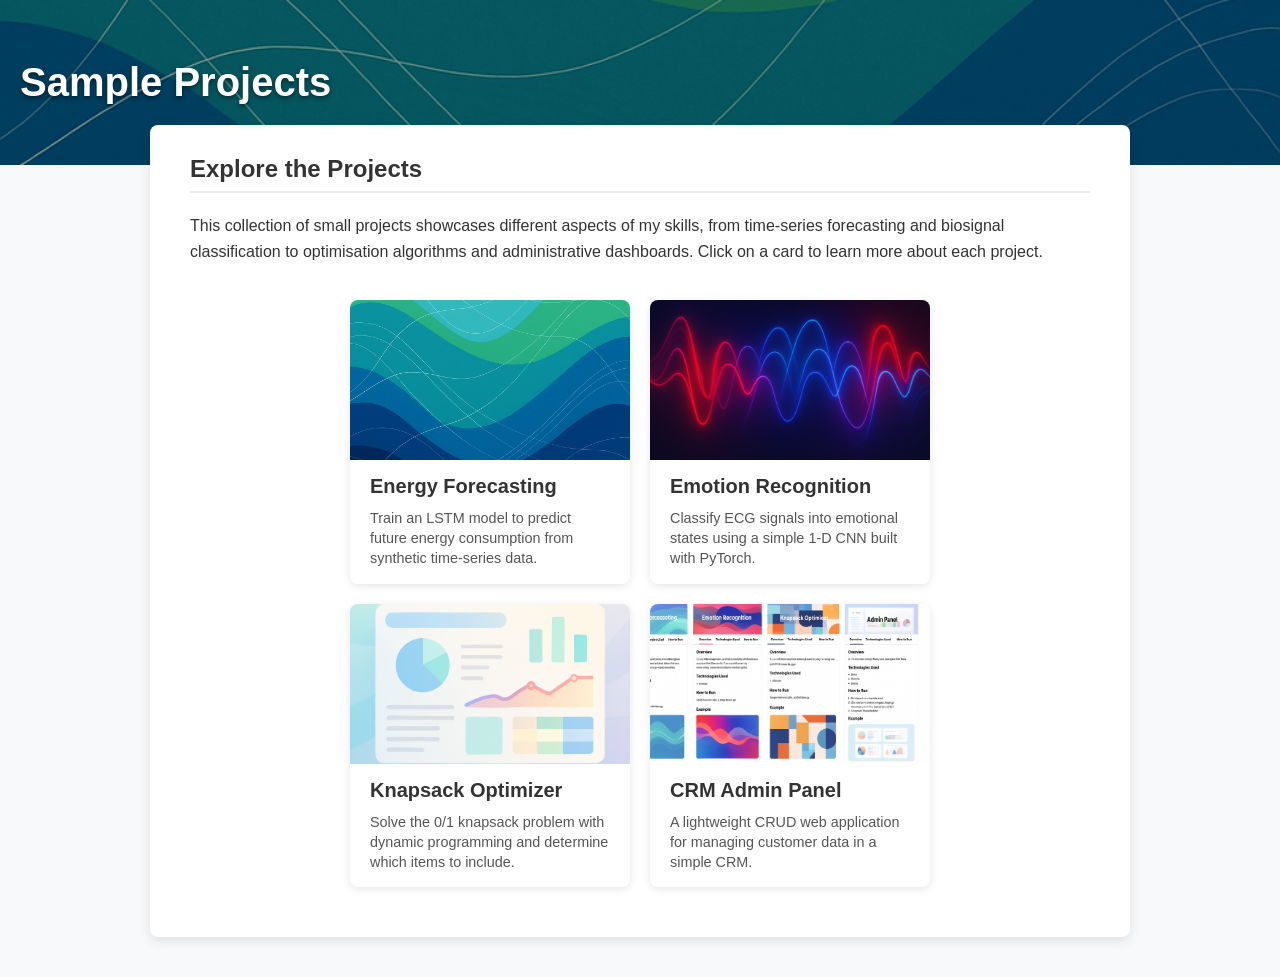
<file: webpages/index.html>
<!DOCTYPE html>
<html lang="en">
<head>
  <meta charset="UTF-8" />
  <meta http-equiv="X-UA-Compatible" content="IE=edge" />
  <meta name="viewport" content="width=device-width, initial-scale=1.0" />
  <title>Sample Projects</title>
  <link rel="stylesheet" href="styles.css" />
</head>
<body>
  <header style="background-image: url('assets/energy_bg.png');">
    <h1>Sample Projects</h1>
  </header>
  <main>
    <h2>Explore the Projects</h2>
    <p>This collection of small projects showcases different aspects of my
      skills, from time‑series forecasting and biosignal classification to
      optimisation algorithms and administrative dashboards. Click on a card
      to learn more about each project.</p>
    <div class="cards">
      <a href="energy_forecasting.html" class="card">
        <img src="assets/energy_bg.png" alt="Energy Forecasting" />
        <div class="content">
          <h3>Energy Forecasting</h3>
          <p>Train an LSTM model to predict future energy consumption from
            synthetic time‑series data.</p>
        </div>
      </a>
      <a href="emotion_recognition.html" class="card">
        <img src="assets/emotion_bg.png" alt="Emotion Recognition" />
        <div class="content">
          <h3>Emotion Recognition</h3>
          <p>Classify ECG signals into emotional states using a simple
            1‑D CNN built with PyTorch.</p>
        </div>
      </a>
      <a href="knapsack_optimizer.html" class="card">
        <img src="assets/knapsack_bg.png" alt="Knapsack Optimizer" />
        <div class="content">
          <h3>Knapsack Optimizer</h3>
          <p>Solve the 0/1 knapsack problem with dynamic programming and
            determine which items to include.</p>
        </div>
      </a>
      <a href="admin_panel.html" class="card">
        <img src="assets/admin_bg.png" alt="Admin Panel" />
        <div class="content">
          <h3>CRM Admin Panel</h3>
          <p>A lightweight CRUD web application for managing customer data
            in a simple CRM.</p>
        </div>
      </a>
    </div>
  </main>
</body>
</html>
</file>
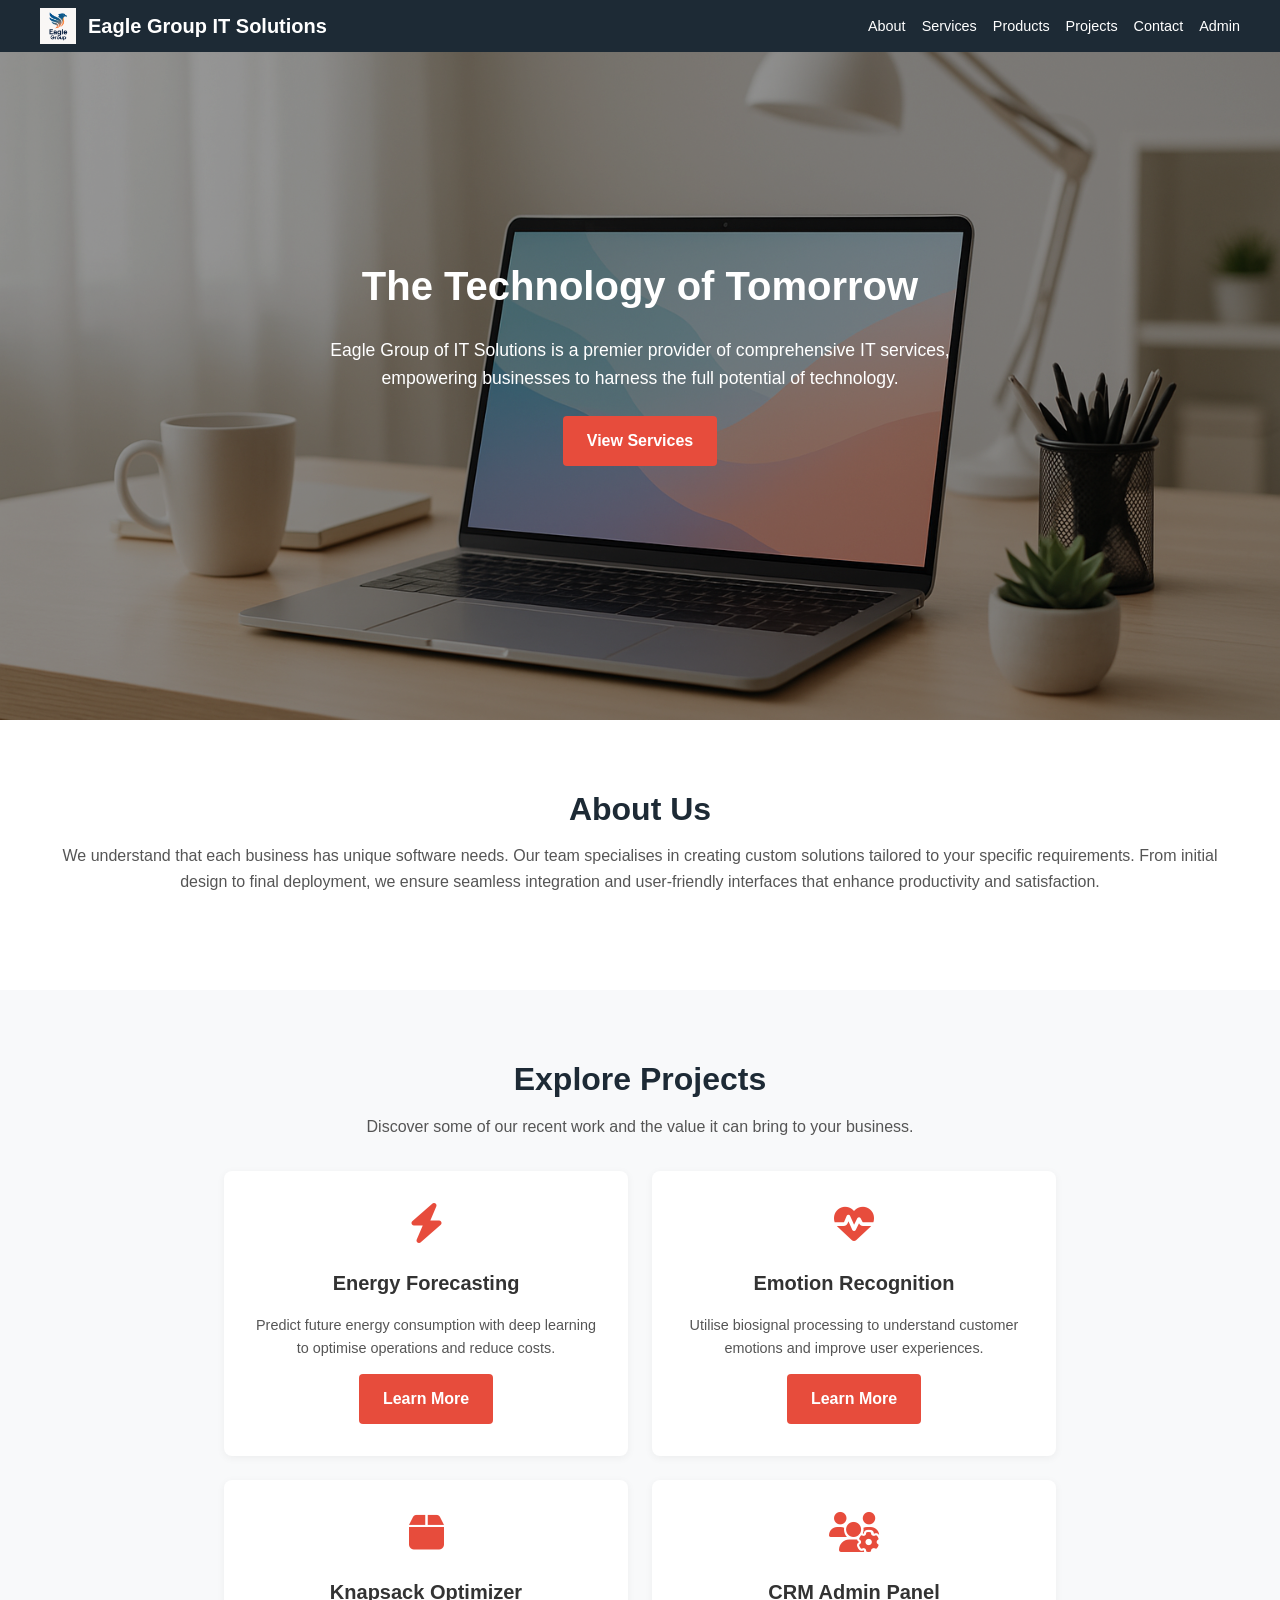
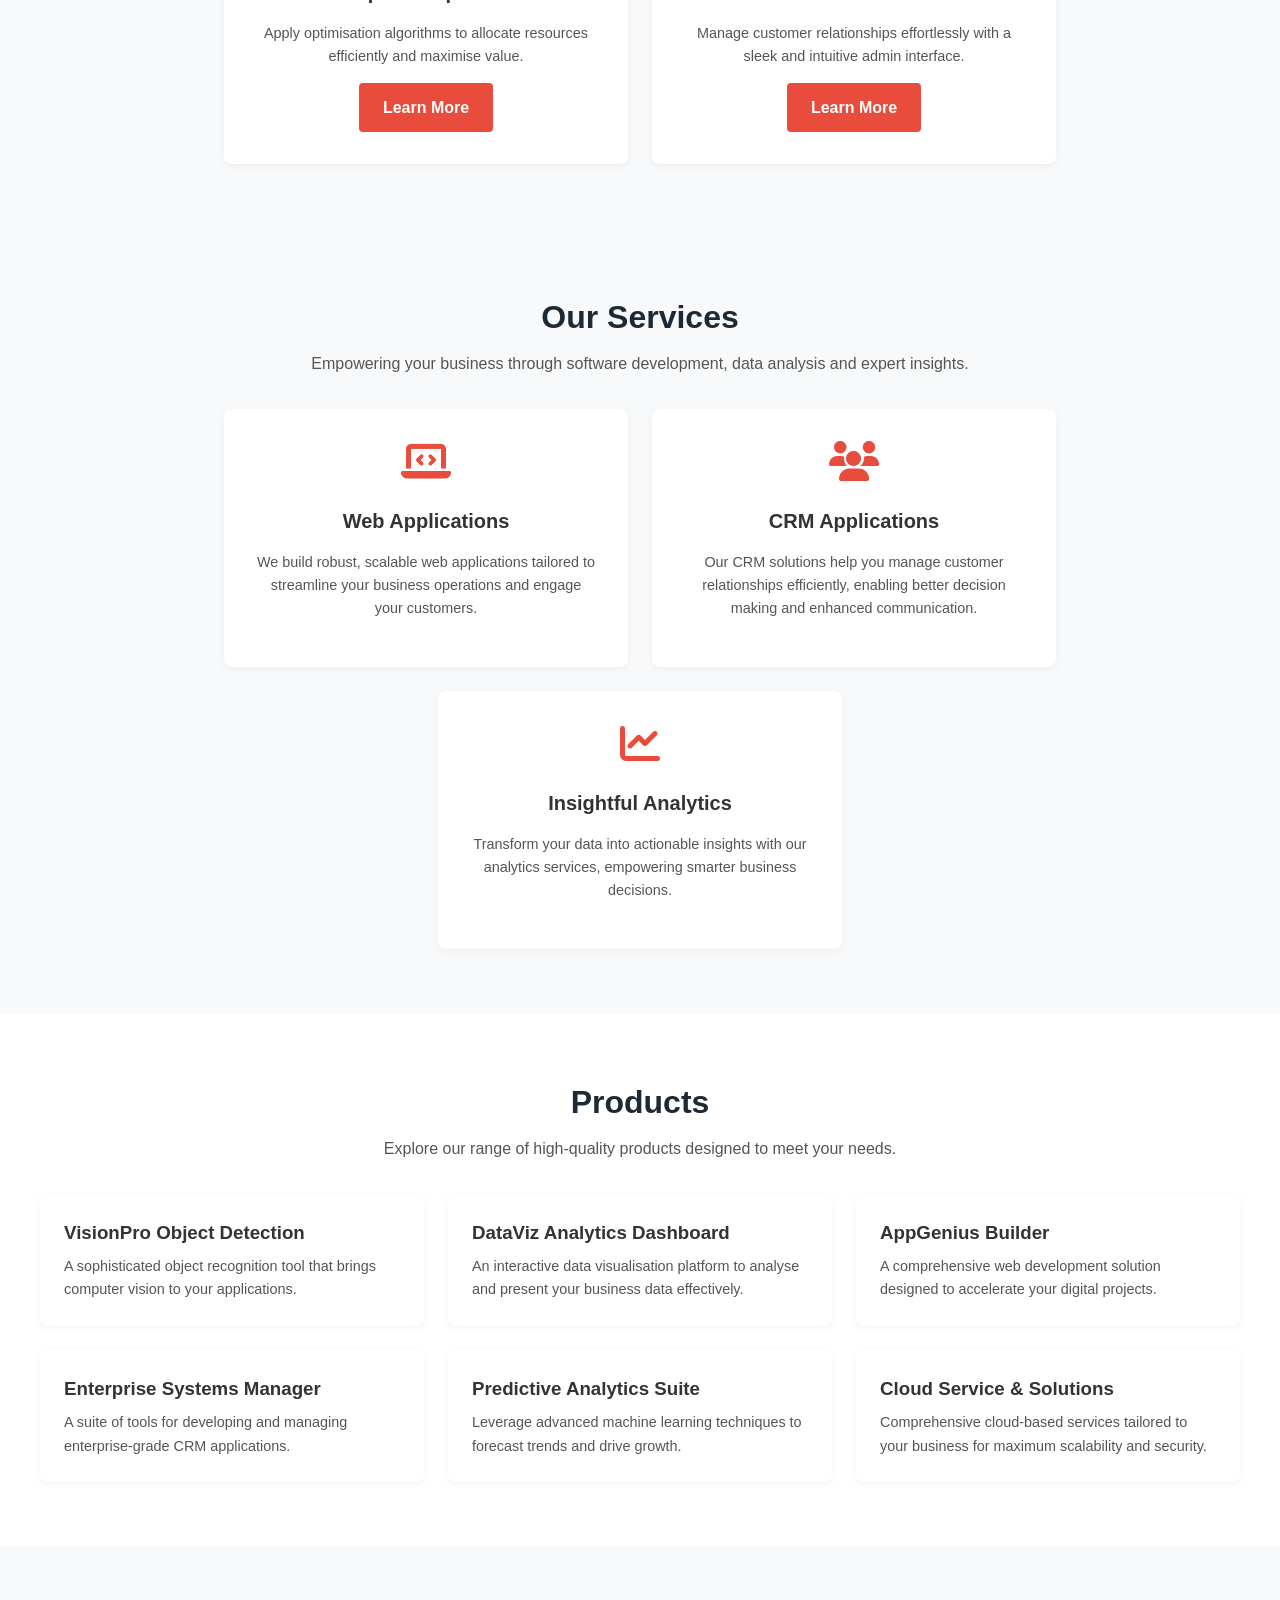
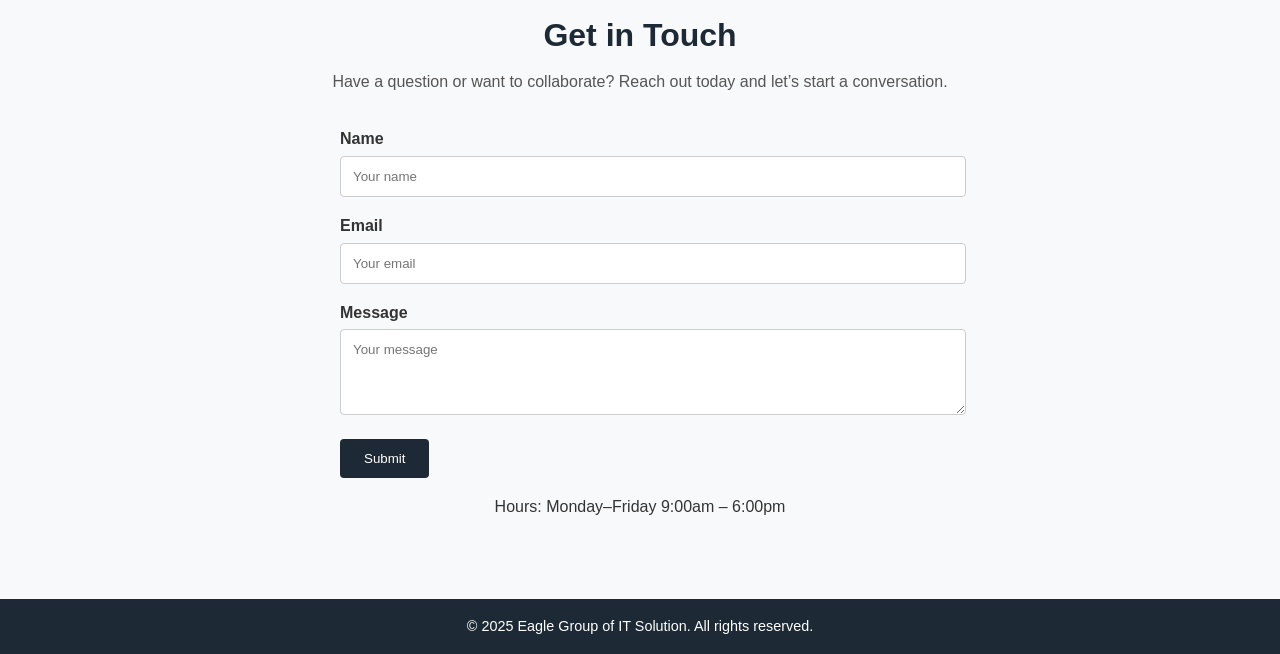
<file: templates/eagle_group_site/index.html>
<!DOCTYPE html>
<html lang="en">
<head>
  <meta charset="UTF-8" />
  <meta name="viewport" content="width=device-width, initial-scale=1.0" />
  <meta http-equiv="X-UA-Compatible" content="IE=edge" />
  <title>Eagle Group of IT Solution</title>
  <link rel="stylesheet" href="css/styles.css" />
  <!-- Font Awesome for icons -->
  <link rel="stylesheet" href="https://cdnjs.cloudflare.com/ajax/libs/font-awesome/6.4.0/css/all.min.css" integrity="sha512-pv5HBZ4GxtB2NZRk98cFQhY1r+MEZCkT+NHUlm4/s7EQo1gC9cQyv1HdVluukHWl7PzMuMbGDeP2/cJMh6y0gQ==" crossorigin="anonymous" referrerpolicy="no-referrer" />
</head>
<body>
  <!-- Navigation bar -->
  <nav class="navbar">
    <div class="container">
      <a href="#home" class="logo">
        <img src="assets/logo.png" alt="Eagle Group logo" class="logo-img" />
        <span>Eagle Group IT Solutions</span>
      </a>
      <ul class="nav-links">
        <li><a href="#about">About</a></li>
        <li><a href="#services">Services</a></li>
        <li><a href="#products">Products</a></li>
        <li><a href="#projects">Projects</a></li>
        <li><a href="#contact">Contact</a></li>
        <li><a href="admin.html">Admin</a></li>
      </ul>
    </div>
  </nav>

  <!-- Hero section -->
  <header class="hero" id="home">
    <div class="hero-content">
      <h1>The Technology of Tomorrow</h1>
      <p>Eagle Group of IT Solutions is a premier provider of comprehensive IT services, empowering businesses to harness the full potential of technology.</p>
      <a href="#services" class="btn">View Services</a>
    </div>
  </header>

  <!-- About Section -->
  <section id="about">
    <div class="container">
      <div class="section-title">
        <h2>About Us</h2>
        <p>We understand that each business has unique software needs. Our team specialises in creating custom solutions tailored to your specific requirements. From initial design to final deployment, we ensure seamless integration and user‑friendly interfaces that enhance productivity and satisfaction.</p>
      </div>
    </div>
  </section>

  <!-- Projects Section -->
  <section id="projects" class="bg-light">
    <div class="container">
      <div class="section-title">
        <h2>Explore Projects</h2>
        <p>Discover some of our recent work and the value it can bring to your business.</p>
      </div>
      <div class="cards">
        <div class="card">
          <i class="fas fa-bolt"></i>
          <h3>Energy Forecasting</h3>
          <p>Predict future energy consumption with deep learning to optimise operations and reduce costs.</p>
          <a href="projects/energy_forecasting.html" class="btn">Learn More</a>
        </div>
        <div class="card">
          <i class="fas fa-heartbeat"></i>
          <h3>Emotion Recognition</h3>
          <p>Utilise biosignal processing to understand customer emotions and improve user experiences.</p>
          <a href="projects/emotion_recognition.html" class="btn">Learn More</a>
        </div>
        <div class="card">
          <i class="fas fa-box"></i>
          <h3>Knapsack Optimizer</h3>
          <p>Apply optimisation algorithms to allocate resources efficiently and maximise value.</p>
          <a href="projects/knapsack_optimizer.html" class="btn">Learn More</a>
        </div>
        <div class="card">
          <i class="fas fa-users-cog"></i>
          <h3>CRM Admin Panel</h3>
          <p>Manage customer relationships effortlessly with a sleek and intuitive admin interface.</p>
          <a href="projects/crm_admin_panel.html" class="btn">Learn More</a>
        </div>
      </div>
    </div>
  </section>

  <!-- Services Section -->
  <section id="services" class="bg-light">
    <div class="container">
      <div class="section-title">
        <h2>Our Services</h2>
        <p>Empowering your business through software development, data analysis and expert insights.</p>
      </div>
      <div class="cards">
        <div class="card">
          <i class="fas fa-laptop-code"></i>
          <h3>Web Applications</h3>
          <p>We build robust, scalable web applications tailored to streamline your business operations and engage your customers.</p>
        </div>
        <div class="card">
          <i class="fas fa-users"></i>
          <h3>CRM Applications</h3>
          <p>Our CRM solutions help you manage customer relationships efficiently, enabling better decision making and enhanced communication.</p>
        </div>
        <div class="card">
          <i class="fas fa-chart-line"></i>
          <h3>Insightful Analytics</h3>
          <p>Transform your data into actionable insights with our analytics services, empowering smarter business decisions.</p>
        </div>
      </div>
    </div>
  </section>

  <!-- Products Section -->
  <section id="products">
    <div class="container">
      <div class="section-title">
        <h2>Products</h2>
        <p>Explore our range of high‑quality products designed to meet your needs.</p>
      </div>
      <div class="product-grid">
        <div class="product">
          <h3>VisionPro Object Detection</h3>
          <p>A sophisticated object recognition tool that brings computer vision to your applications.</p>
        </div>
        <div class="product">
          <h3>DataViz Analytics Dashboard</h3>
          <p>An interactive data visualisation platform to analyse and present your business data effectively.</p>
        </div>
        <div class="product">
          <h3>AppGenius Builder</h3>
          <p>A comprehensive web development solution designed to accelerate your digital projects.</p>
        </div>
        <div class="product">
          <h3>Enterprise Systems Manager</h3>
          <p>A suite of tools for developing and managing enterprise‑grade CRM applications.</p>
        </div>
        <div class="product">
          <h3>Predictive Analytics Suite</h3>
          <p>Leverage advanced machine learning techniques to forecast trends and drive growth.</p>
        </div>
        <div class="product">
          <h3>Cloud Service &amp; Solutions</h3>
          <p>Comprehensive cloud‑based services tailored to your business for maximum scalability and security.</p>
        </div>
      </div>
    </div>
  </section>

  <!-- Contact Section -->
  <section id="contact" class="bg-light">
    <div class="container">
      <div class="section-title">
        <h2>Get in Touch</h2>
        <p>Have a question or want to collaborate? Reach out today and let’s start a conversation.</p>
      </div>
      <form class="contact-form" onsubmit="return handleContact(event);">
        <label for="name">Name</label>
        <input type="text" id="name" name="name" placeholder="Your name" required />
        <label for="email">Email</label>
        <input type="email" id="email" name="email" placeholder="Your email" required />
        <label for="message">Message</label>
        <textarea id="message" name="message" rows="4" placeholder="Your message" required></textarea>
        <button type="submit">Submit</button>
      </form>
      <p style="text-align:center; margin-top:1rem;">Hours: Monday–Friday 9:00am – 6:00pm</p>
    </div>
  </section>

  <footer>
    &copy; 2025 Eagle Group of IT Solution. All rights reserved.
  </footer>

  <script>
    // Store contact enquiries in localStorage for admin panel
    function handleContact(e) {
      e.preventDefault();
      const form = e.target;
      const name = form.querySelector('#name').value.trim();
      const email = form.querySelector('#email').value.trim();
      const message = form.querySelector('#message').value.trim();
      if (!name || !email || !message) {
        alert('Please fill out all fields.');
        return false;
      }
      const enquiry = {
        name: name,
        email: email,
        message: message,
        source: 'Website Contact',
        date: new Date().toLocaleString()
      };
      const enquiries = JSON.parse(localStorage.getItem('enquiries') || '[]');
      enquiries.push(enquiry);
      localStorage.setItem('enquiries', JSON.stringify(enquiries));
      alert('Thank you for your message!');
      form.reset();
      return false;
    }
  </script>


</body>
</html>
</file>
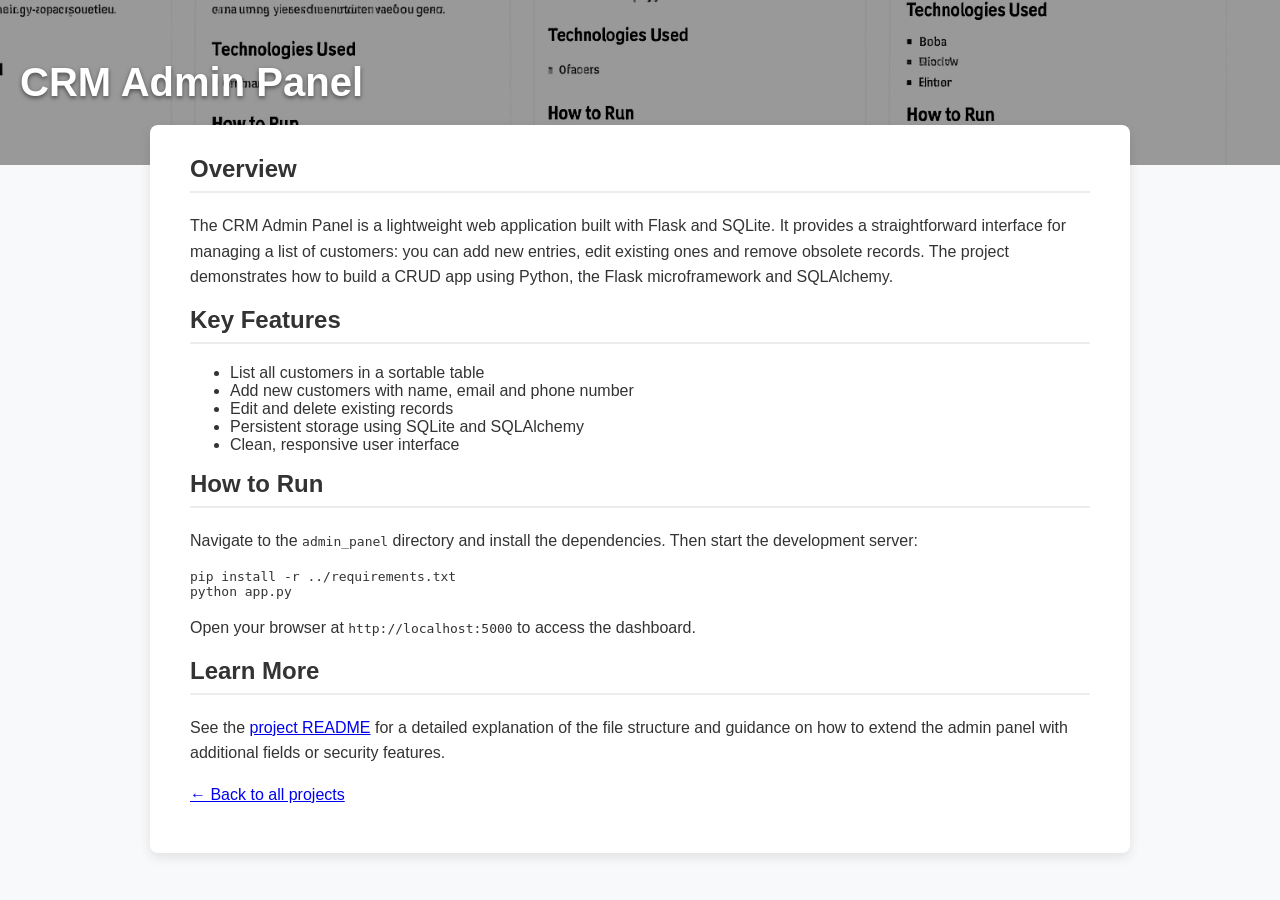
<file: webpages/admin_panel.html>
<!DOCTYPE html>
<html lang="en">
<head>
  <meta charset="UTF-8" />
  <meta http-equiv="X-UA-Compatible" content="IE=edge" />
  <meta name="viewport" content="width=device-width, initial-scale=1.0" />
  <title>CRM Admin Panel</title>
  <link rel="stylesheet" href="styles.css" />
</head>
<body>
  <header style="background-image: url('assets/admin_bg.png');">
    <h1>CRM Admin Panel</h1>
  </header>
  <main>
    <section>
      <h2>Overview</h2>
      <p>The CRM Admin Panel is a lightweight web application built with
        Flask and SQLite.  It provides a straightforward interface for
        managing a list of customers: you can add new entries, edit
        existing ones and remove obsolete records.  The project
        demonstrates how to build a CRUD app using Python, the Flask
        microframework and SQLAlchemy.</p>
    </section>
    <section>
      <h2>Key Features</h2>
      <ul>
        <li>List all customers in a sortable table</li>
        <li>Add new customers with name, email and phone number</li>
        <li>Edit and delete existing records</li>
        <li>Persistent storage using SQLite and SQLAlchemy</li>
        <li>Clean, responsive user interface</li>
      </ul>
    </section>
    <section>
      <h2>How to Run</h2>
      <p>Navigate to the <code>admin_panel</code> directory and install the
        dependencies.  Then start the development server:</p>
      <pre><code>pip install -r ../requirements.txt
python app.py
</code></pre>
      <p>Open your browser at <code>http://localhost:5000</code> to access
        the dashboard.</p>
    </section>
    <section>
      <h2>Learn More</h2>
      <p>See the <a href="../admin_panel/README.md">project README</a> for
        a detailed explanation of the file structure and guidance on how
        to extend the admin panel with additional fields or security
        features.</p>
    </section>
    <p><a href="index.html">← Back to all projects</a></p>
  </main>
</body>
</html>
</file>
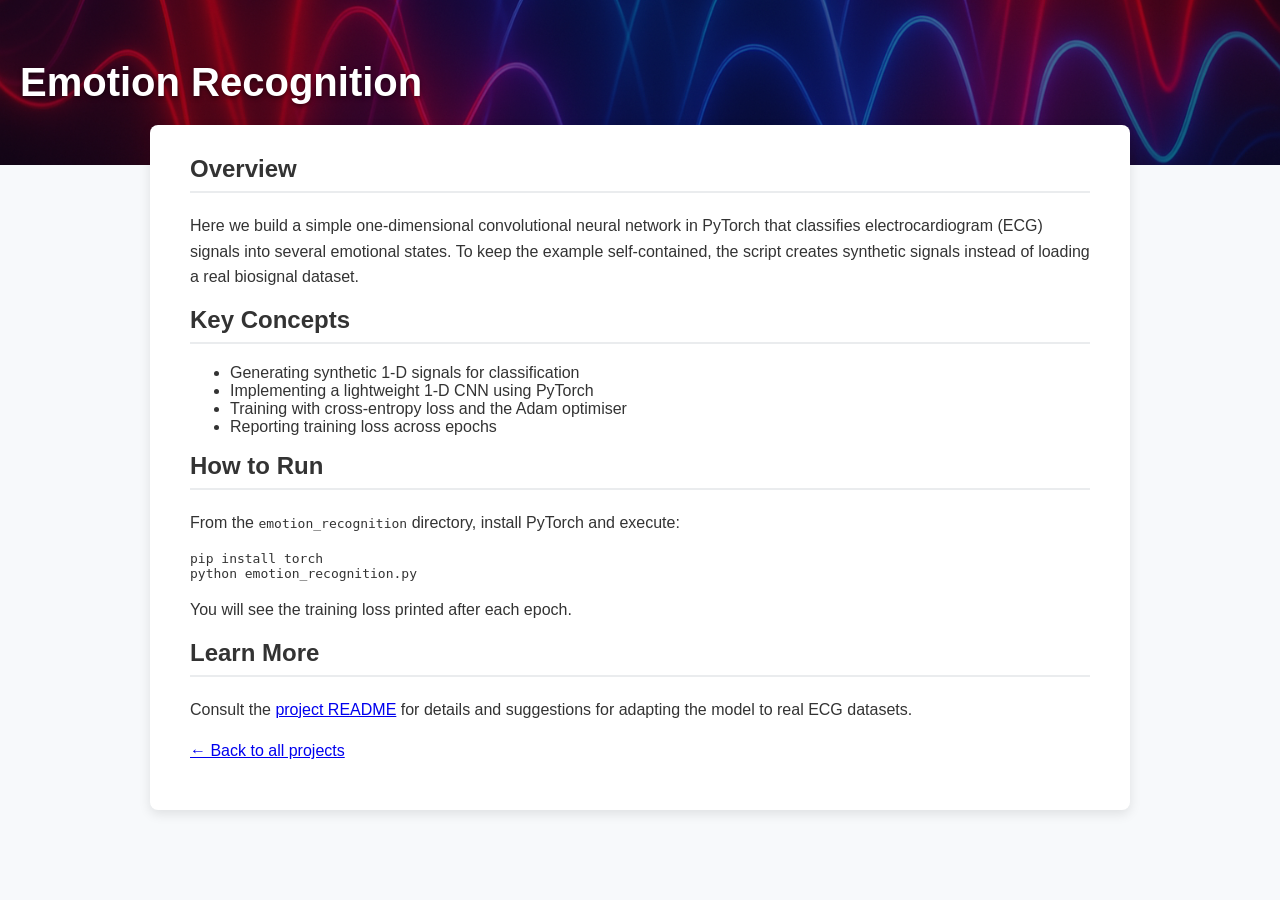
<file: webpages/emotion_recognition.html>
<!DOCTYPE html>
<html lang="en">
<head>
  <meta charset="UTF-8" />
  <meta http-equiv="X-UA-Compatible" content="IE=edge" />
  <meta name="viewport" content="width=device-width, initial-scale=1.0" />
  <title>Emotion Recognition</title>
  <link rel="stylesheet" href="styles.css" />
</head>
<body>
  <header style="background-image: url('assets/emotion_bg.png');">
    <h1>Emotion Recognition</h1>
  </header>
  <main>
    <section>
      <h2>Overview</h2>
      <p>Here we build a simple one‑dimensional convolutional neural network
        in PyTorch that classifies electrocardiogram (ECG) signals into
        several emotional states. To keep the example self‑contained, the
        script creates synthetic signals instead of loading a real
        biosignal dataset.</p>
    </section>
    <section>
      <h2>Key Concepts</h2>
      <ul>
        <li>Generating synthetic 1‑D signals for classification</li>
        <li>Implementing a lightweight 1‑D CNN using PyTorch</li>
        <li>Training with cross‑entropy loss and the Adam optimiser</li>
        <li>Reporting training loss across epochs</li>
      </ul>
    </section>
    <section>
      <h2>How to Run</h2>
      <p>From the <code>emotion_recognition</code> directory, install
        PyTorch and execute:</p>
      <pre><code>pip install torch
python emotion_recognition.py
</code></pre>
      <p>You will see the training loss printed after each epoch.</p>
    </section>
    <section>
      <h2>Learn More</h2>
      <p>Consult the <a href="../emotion_recognition/README.md">project
        README</a> for details and suggestions for adapting the model to
        real ECG datasets.</p>
    </section>
    <p><a href="index.html">← Back to all projects</a></p>
  </main>
</body>
</html>
</file>
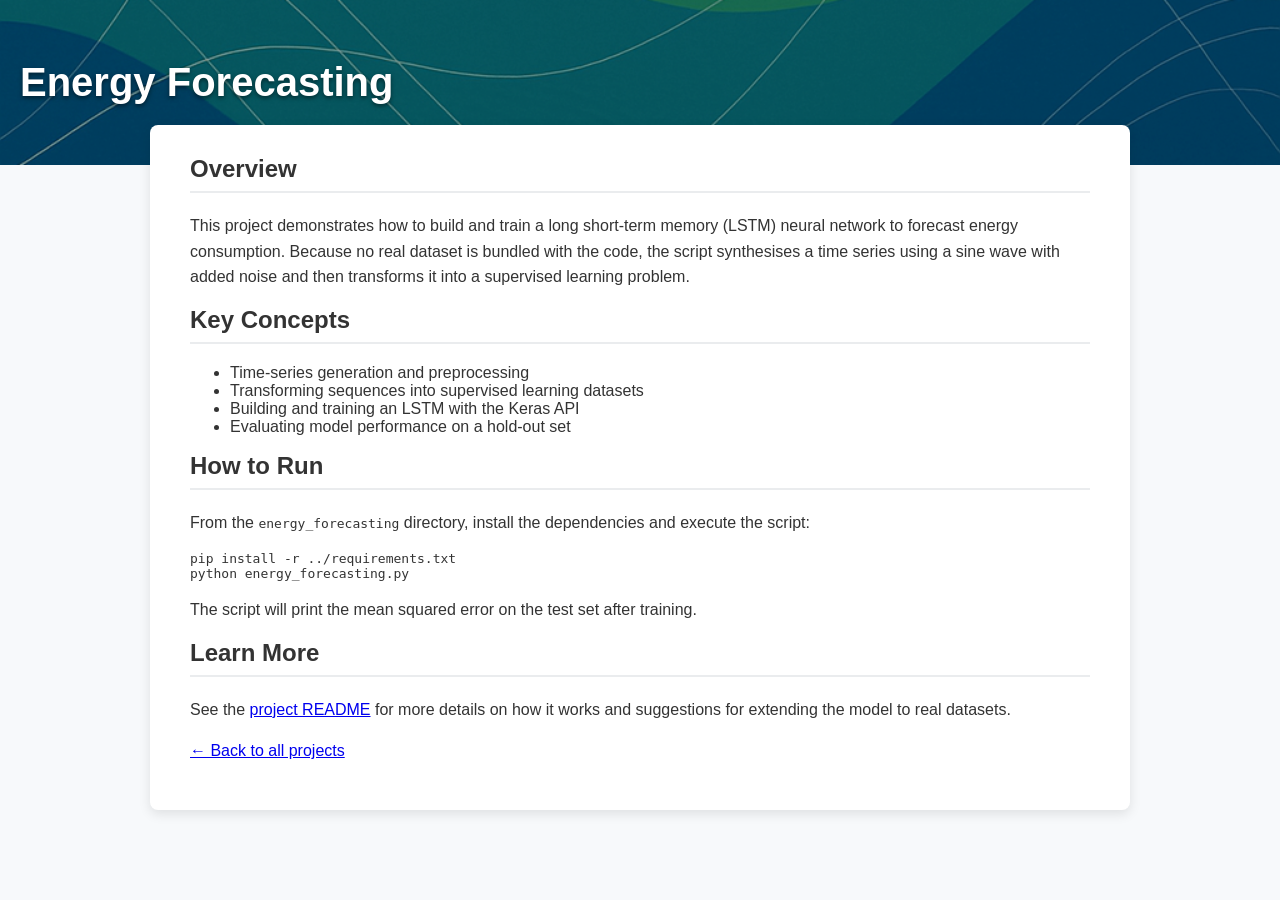
<file: webpages/energy_forecasting.html>
<!DOCTYPE html>
<html lang="en">
<head>
  <meta charset="UTF-8" />
  <meta http-equiv="X-UA-Compatible" content="IE=edge" />
  <meta name="viewport" content="width=device-width, initial-scale=1.0" />
  <title>Energy Forecasting</title>
  <link rel="stylesheet" href="styles.css" />
</head>
<body>
  <header style="background-image: url('assets/energy_bg.png');">
    <h1>Energy Forecasting</h1>
  </header>
  <main>
    <section>
      <h2>Overview</h2>
      <p>This project demonstrates how to build and train a long
        short‑term memory (LSTM) neural network to forecast energy
        consumption. Because no real dataset is bundled with the code, the
        script synthesises a time series using a sine wave with added noise
        and then transforms it into a supervised learning problem.</p>
    </section>
    <section>
      <h2>Key Concepts</h2>
      <ul>
        <li>Time‑series generation and preprocessing</li>
        <li>Transforming sequences into supervised learning datasets</li>
        <li>Building and training an LSTM with the Keras API</li>
        <li>Evaluating model performance on a hold‑out set</li>
      </ul>
    </section>
    <section>
      <h2>How to Run</h2>
      <p>From the <code>energy_forecasting</code> directory, install the
        dependencies and execute the script:</p>
      <pre><code>pip install -r ../requirements.txt
python energy_forecasting.py
</code></pre>
      <p>The script will print the mean squared error on the test set after
        training.</p>
    </section>
    <section>
      <h2>Learn More</h2>
      <p>See the <a href="../energy_forecasting/README.md">project README</a>
        for more details on how it works and suggestions for extending the
        model to real datasets.</p>
    </section>
    <p><a href="index.html">← Back to all projects</a></p>
  </main>
</body>
</html>
</file>
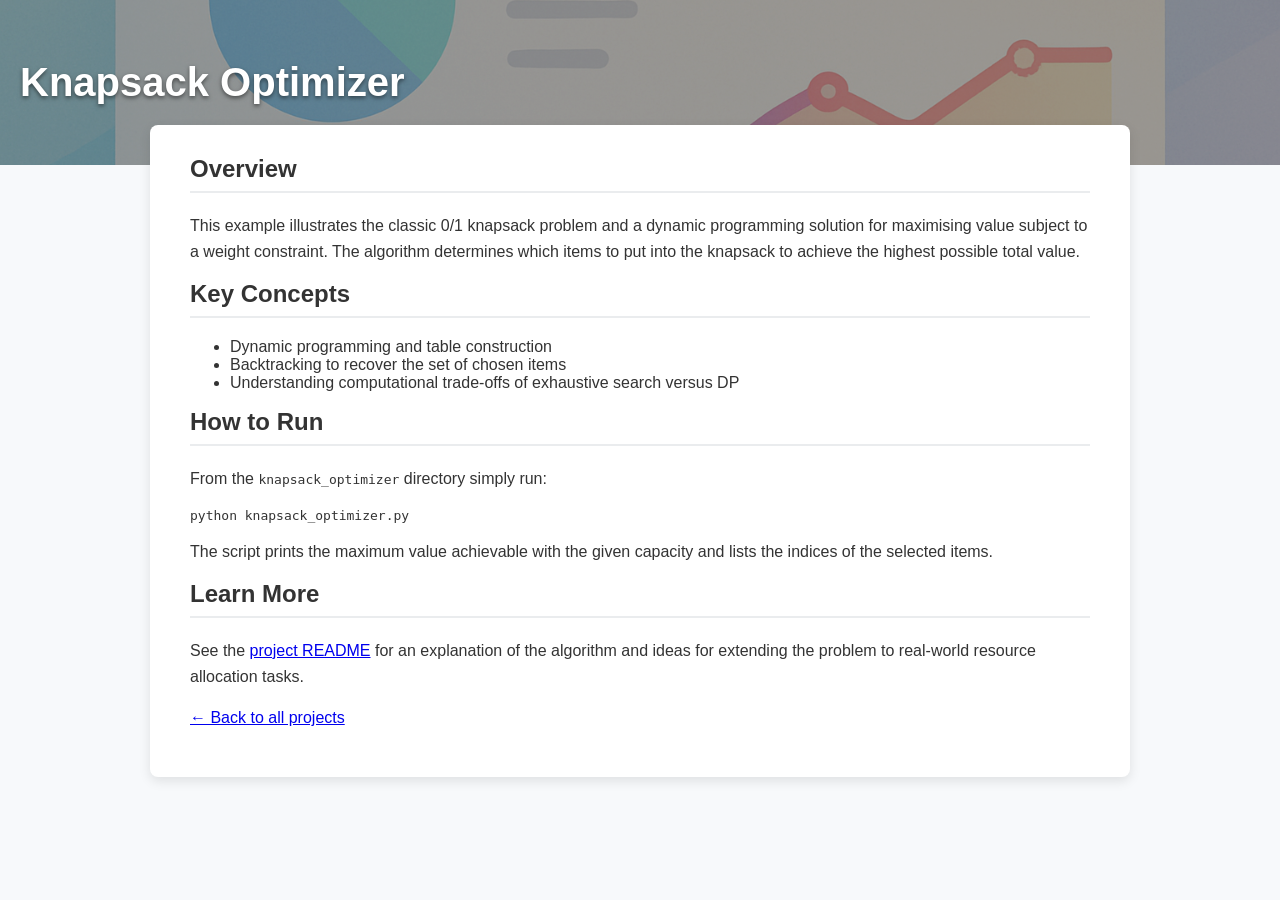
<file: webpages/knapsack_optimizer.html>
<!DOCTYPE html>
<html lang="en">
<head>
  <meta charset="UTF-8" />
  <meta http-equiv="X-UA-Compatible" content="IE=edge" />
  <meta name="viewport" content="width=device-width, initial-scale=1.0" />
  <title>Knapsack Optimizer</title>
  <link rel="stylesheet" href="styles.css" />
</head>
<body>
  <header style="background-image: url('assets/knapsack_bg.png');">
    <h1>Knapsack Optimizer</h1>
  </header>
  <main>
    <section>
      <h2>Overview</h2>
      <p>This example illustrates the classic 0/1 knapsack problem and a
        dynamic programming solution for maximising value subject to a
        weight constraint.  The algorithm determines which items to put
        into the knapsack to achieve the highest possible total value.</p>
    </section>
    <section>
      <h2>Key Concepts</h2>
      <ul>
        <li>Dynamic programming and table construction</li>
        <li>Backtracking to recover the set of chosen items</li>
        <li>Understanding computational trade‑offs of exhaustive search
          versus DP</li>
      </ul>
    </section>
    <section>
      <h2>How to Run</h2>
      <p>From the <code>knapsack_optimizer</code> directory simply run:</p>
      <pre><code>python knapsack_optimizer.py
</code></pre>
      <p>The script prints the maximum value achievable with the given
        capacity and lists the indices of the selected items.</p>
    </section>
    <section>
      <h2>Learn More</h2>
      <p>See the <a href="../knapsack_optimizer/README.md">project README</a>
        for an explanation of the algorithm and ideas for extending the
        problem to real‑world resource allocation tasks.</p>
    </section>
    <p><a href="index.html">← Back to all projects</a></p>
  </main>
</body>
</html>
</file>
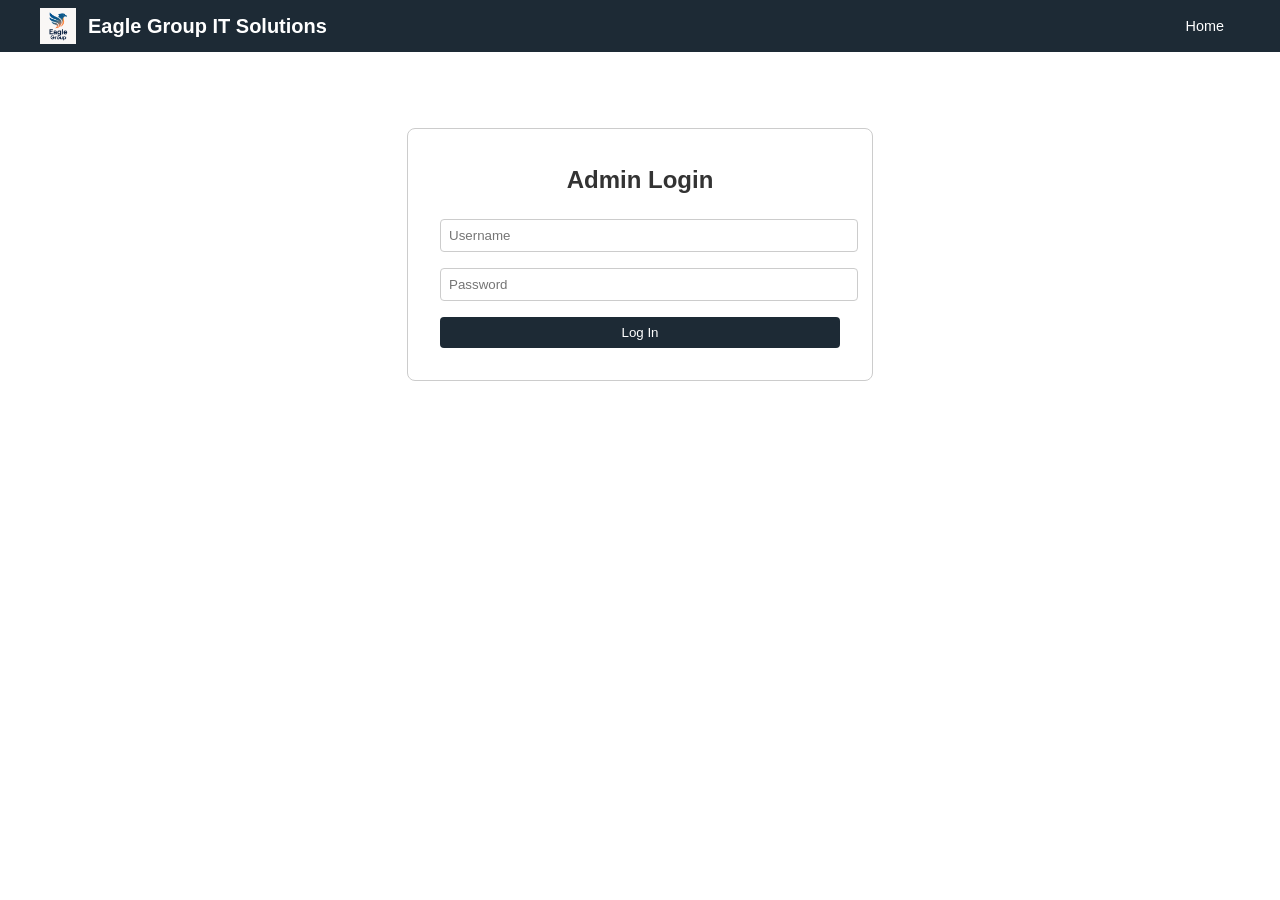
<file: templates/eagle_group_site/admin.html>
<!DOCTYPE html>
<html lang="en">
<head>
  <meta charset="UTF-8" />
  <meta name="viewport" content="width=device-width, initial-scale=1.0" />
  <title>Admin – Enquiries</title>
  <link rel="stylesheet" href="css/styles.css" />
  <link rel="stylesheet" href="https://cdnjs.cloudflare.com/ajax/libs/font-awesome/6.4.0/css/all.min.css" integrity="sha512-pv5HBZ4GxtB2NZRk98cFQhY1r+MEZCkT+NHUlm4/s7EQo1gC9cQyv1HdVluukHWl7PzMuMbGDeP2/cJMh6y0gQ==" crossorigin="anonymous" referrerpolicy="no-referrer" />
  <style>
    #adminApp {
      max-width: 900px;
      margin: 2rem auto;
      padding: 1rem;
    }
    .login-box {
      max-width: 400px;
      margin: 5rem auto;
      padding: 2rem;
      border: 1px solid #ccc;
      border-radius: 8px;
      background-color: #fff;
    }
    .login-box h2 {
      text-align: center;
      margin-top: 0;
    }
    .login-box input {
      width: 100%;
      padding: 0.5rem;
      margin-bottom: 1rem;
      border: 1px solid #ccc;
      border-radius: 4px;
    }
    .login-box button {
      width: 100%;
      padding: 0.5rem;
      background-color: #1d2a35;
      color: #fff;
      border: none;
      border-radius: 4px;
      cursor: pointer;
    }
    .login-box button:hover { background-color: #0f1b24; }
    table {
      width: 100%;
      border-collapse: collapse;
      margin-top: 1rem;
    }
    th, td {
      border: 1px solid #ddd;
      padding: 0.5rem;
      text-align: left;
    }
    th { background-color: #f8f9fa; }
    .actions button {
      background: none;
      border: none;
      color: #1d2a35;
      cursor: pointer;
    }
    .actions button:hover { color: #e74c3c; }
  </style>
</head>
<body>
  <!-- Navbar for admin page -->
  <nav class="navbar">
    <div class="container">
      <a href="index.html" class="logo">
        <img src="assets/logo.png" alt="Logo" class="logo-img" />
        <span>Eagle Group IT Solutions</span>
      </a>
      <ul class="nav-links">
        <li><a href="index.html">Home</a></li>
        <li><a href="#" id="logoutAdmin" style="display:none;">Logout</a></li>
      </ul>
    </div>
  </nav>
  <div id="adminApp"></div>
  <script>
    let adminLoggedIn = false;
    function renderLogin() {
      const app = document.getElementById('adminApp');
      app.innerHTML = '';
      const box = document.createElement('div');
      box.className = 'login-box';
      box.innerHTML = `
        <h2>Admin Login</h2>
        <input id="adminUser" placeholder="Username" />
        <input id="adminPwd" type="password" placeholder="Password" />
        <button id="adminLoginBtn">Log In</button>
      `;
      app.appendChild(box);
      document.getElementById('adminLoginBtn').addEventListener('click', () => {
        const u = document.getElementById('adminUser').value.trim();
        const p = document.getElementById('adminPwd').value;
        // Very simple check: username and password must not be empty
        if (u && p) {
          adminLoggedIn = true;
          document.getElementById('logoutAdmin').style.display = '';
          renderAdmin();
        } else {
          alert('Please enter username and password');
        }
      });
    }
    function renderAdmin() {
      const app = document.getElementById('adminApp');
      app.innerHTML = '';
      // Table of enquiries
      const enquiries = JSON.parse(localStorage.getItem('enquiries') || '[]');
      const section = document.createElement('section');
      section.innerHTML = '<h2>Enquiries</h2>';
      if (enquiries.length === 0) {
        section.innerHTML += '<p>No enquiries received yet.</p>';
      } else {
        const table = document.createElement('table');
        table.innerHTML = `
          <thead>
            <tr><th>Name</th><th>Email</th><th>Message</th><th>Source</th><th>Date</th><th>Actions</th></tr>
          </thead>
          <tbody></tbody>
        `;
        const tbody = table.querySelector('tbody');
        enquiries.forEach((q, index) => {
          const row = document.createElement('tr');
          row.innerHTML = `
            <td>${q.name}</td>
            <td>${q.email}</td>
            <td>${q.message}</td>
            <td>${q.source}</td>
            <td>${q.date}</td>
            <td class="actions"><button onclick="deleteEnquiry(${index})" title="Delete"><i class="fas fa-trash-alt"></i></button></td>
          `;
          tbody.appendChild(row);
        });
        section.appendChild(table);
      }
      app.appendChild(section);
    }
    window.deleteEnquiry = function(index) {
      if (confirm('Delete this enquiry?')) {
        const enquiries = JSON.parse(localStorage.getItem('enquiries') || '[]');
        enquiries.splice(index, 1);
        localStorage.setItem('enquiries', JSON.stringify(enquiries));
        renderAdmin();
      }
    };
    document.getElementById('logoutAdmin').addEventListener('click', (e) => {
      e.preventDefault();
      adminLoggedIn = false;
      document.getElementById('logoutAdmin').style.display = 'none';
      renderLogin();
    });
    // Initialize page
    if (adminLoggedIn) {
      renderAdmin();
    } else {
      renderLogin();
    }
  </script>
</body>
</html>
</file>
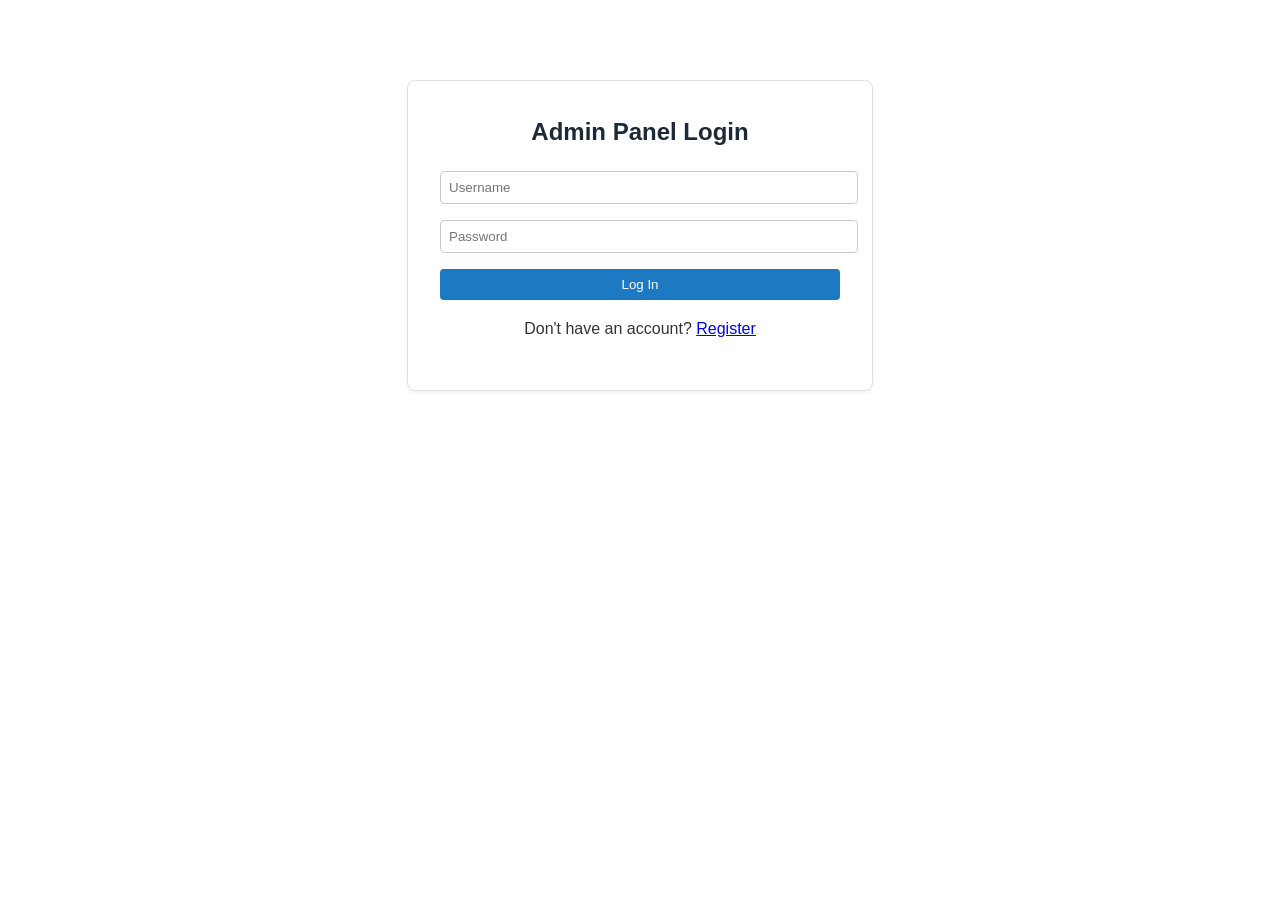
<file: templates/eagle_group_site/demos/crm_admin_panel_demo.html>
<!DOCTYPE html>
<html lang="en">
<head>
  <meta charset="UTF-8" />
  <meta name="viewport" content="width=device-width, initial-scale=1.0" />
  <title>Advanced CRM Admin Panel Demo</title>
  <link rel="stylesheet" href="../css/styles.css" />
  <link rel="stylesheet" href="https://cdnjs.cloudflare.com/ajax/libs/font-awesome/6.4.0/css/all.min.css" integrity="sha512-pv5HBZ4GxtB2NZRk98cFQhY1r+MEZCkT+NHUlm4/s7EQo1gC9cQyv1HdVluukHWl7PzMuMbGDeP2/cJMh6y0gQ==" crossorigin="anonymous" referrerpolicy="no-referrer" />
  <style>
    /* Layout inspired by modern admin themes */
    .layout {
      display: flex;
      min-height: 100vh;
    }
    .sidebar {
      width: 220px;
      background-color: #f8f9fa;
      border-right: 1px solid #e0e0e0;
      padding-top: 1rem;
    }
    .sidebar ul {
      list-style: none;
      padding: 0;
      margin: 0;
    }
    .sidebar li {
      margin: 0;
    }
    .sidebar a {
      display: flex;
      align-items: center;
      gap: 0.5rem;
      padding: 0.75rem 1rem;
      color: #1d2a35;
      text-decoration: none;
      font-size: 0.95rem;
    }
    .sidebar a.active {
      background-color: #e6f3ff;
      border-left: 4px solid #1d79c2;
      color: #1d79c2;
    }
    .sidebar a:hover {
      background-color: #f1f7fe;
      color: #1d79c2;
    }
    .content {
      flex: 1;
      display: flex;
      flex-direction: column;
    }
    .header {
      background-color: #fff;
      border-bottom: 1px solid #e0e0e0;
      padding: 1rem;
    }
    .header h1 {
      margin: 0;
      font-size: 1.5rem;
      color: #1d2a35;
    }
    .page-content {
      padding: 1rem 2rem;
      flex: 1;
      overflow-y: auto;
    }
    /* Card grid for dashboard metrics */
    .card-grid {
      display: flex;
      flex-wrap: wrap;
      gap: 1rem;
    }
    .metric-card {
      flex: 1 1 200px;
      background-color: #fff;
      border: 1px solid #e0e0e0;
      border-radius: 8px;
      padding: 1rem;
      display: flex;
      align-items: center;
      gap: 0.75rem;
      box-shadow: 0 1px 2px rgba(0,0,0,0.05);
    }
    .metric-card i {
      font-size: 1.5rem;
      color: #1d79c2;
    }
    .metric-card .metric-text {
      display: flex;
      flex-direction: column;
    }
    .metric-card .metric-value {
      font-size: 1.25rem;
      font-weight: 700;
      color: #1d2a35;
    }
    .metric-card .metric-label {
      font-size: 0.85rem;
      color: #555;
    }
    /* Table and form styling */
    table {
      width: 100%;
      border-collapse: collapse;
      margin-top: 1rem;
    }
    th, td {
      padding: 0.6rem;
      border-bottom: 1px solid #e0e0e0;
      text-align: left;
      font-size: 0.9rem;
    }
    th {
      background-color: #f8f9fa;
      font-weight: 600;
    }
    .actions button {
      background: none;
      border: none;
      color: #1d79c2;
      cursor: pointer;
      margin-right: 0.5rem;
      font-size: 1rem;
    }
    .actions button:hover {
      color: #e74c3c;
    }
    .form-inline {
      display: flex;
      flex-wrap: wrap;
      gap: 0.5rem;
      margin-top: 1rem;
    }
    .form-inline input, .form-inline select {
      padding: 0.5rem;
      flex: 1 1 180px;
      border: 1px solid #ccc;
      border-radius: 4px;
    }
    .form-inline button {
      padding: 0.5rem 1rem;
      background-color: #1d79c2;
      color: #fff;
      border: none;
      border-radius: 4px;
      cursor: pointer;
    }
    .form-inline button:hover {
      background-color: #155a8a;
    }
    .report-btn {
      margin-top: 1rem;
      display: inline-block;
      padding: 0.5rem 1rem;
      background-color: #1d79c2;
      color: #fff;
      border-radius: 4px;
      text-decoration: none;
    }
    .report-btn:hover {
      background-color: #155a8a;
    }

    /* Login/register panel */
    .auth-container {
      max-width: 400px;
      margin: 5rem auto;
      padding: 2rem;
      background-color: #fff;
      border: 1px solid #e0e0e0;
      border-radius: 8px;
      box-shadow: 0 2px 4px rgba(0, 0, 0, 0.05);
    }
    .auth-container h2 {
      text-align: center;
      margin-top: 0;
      color: #1d2a35;
    }
    .auth-container input {
      width: 100%;
      padding: 0.5rem;
      margin-bottom: 1rem;
      border: 1px solid #ccc;
      border-radius: 4px;
    }
    .auth-container button {
      width: 100%;
      padding: 0.5rem;
      background-color: #1d79c2;
      color: #fff;
      border: none;
      border-radius: 4px;
      cursor: pointer;
    }
    .auth-container button:hover {
      background-color: #155a8a;
    }
  </style>
</head>
<body>
  <div id="app"></div>
  <script>
    // In-memory/localStorage data stores
    let users = JSON.parse(localStorage.getItem('apUsers')) || [];
    let customers = JSON.parse(localStorage.getItem('apCustomers')) || [];
    let sales = JSON.parse(localStorage.getItem('apSales')) || [];
    let purchases = JSON.parse(localStorage.getItem('apPurchases')) || [];
    let currentUser = JSON.parse(localStorage.getItem('apCurrentUser')) || null;

    // Helper to save data back to localStorage
    function persist() {
      localStorage.setItem('apUsers', JSON.stringify(users));
      localStorage.setItem('apCustomers', JSON.stringify(customers));
      localStorage.setItem('apSales', JSON.stringify(sales));
      localStorage.setItem('apPurchases', JSON.stringify(purchases));
      if (currentUser) {
        localStorage.setItem('apCurrentUser', JSON.stringify(currentUser));
      } else {
        localStorage.removeItem('apCurrentUser');
      }
    }

    // Basic hashing for password (not secure; for demo only)
    function hashPassword(pwd) {
      return btoa(pwd);
    }

    // Render login/register page
    function renderAuthPage() {
      const app = document.getElementById('app');
      app.innerHTML = '';
      const container = document.createElement('div');
      container.className = 'auth-container';
      container.innerHTML = `
        <h2>Admin Panel Login</h2>
        <input type="text" id="authUsername" placeholder="Username" required>
        <input type="password" id="authPassword" placeholder="Password" required>
        <button id="loginBtn">Log In</button>
        <p style="margin-top:1rem; text-align:center;">Don't have an account? <a href="#" id="showRegister">Register</a></p>
      `;
      app.appendChild(container);
      document.getElementById('loginBtn').addEventListener('click', () => {
        const username = document.getElementById('authUsername').value.trim();
        const password = document.getElementById('authPassword').value;
        const hashed = hashPassword(password);
        const user = users.find(u => u.username === username && u.password === hashed);
        if (user) {
          currentUser = user;
          persist();
          renderAdminPanel('dashboard');
        } else {
          alert('Invalid credentials.');
        }
      });
      document.getElementById('showRegister').addEventListener('click', (e) => {
        e.preventDefault();
        renderRegisterPage();
      });
    }

    function renderRegisterPage() {
      const app = document.getElementById('app');
      app.innerHTML = '';
      const container = document.createElement('div');
      container.className = 'auth-container';
      container.innerHTML = `
        <h2>Register</h2>
        <input type="text" id="regUsername" placeholder="Username" required>
        <input type="password" id="regPassword" placeholder="Password" required>
        <button id="registerBtn">Create Account</button>
        <p style="margin-top:1rem; text-align:center;">Already have an account? <a href="#" id="backToLogin">Log In</a></p>
      `;
      app.appendChild(container);
      document.getElementById('registerBtn').addEventListener('click', () => {
        const username = document.getElementById('regUsername').value.trim();
        const password = document.getElementById('regPassword').value;
        if (users.find(u => u.username === username)) {
          alert('Username already exists.');
          return;
        }
        const newUser = { username, password: hashPassword(password) };
        users.push(newUser);
        currentUser = newUser;
        persist();
        renderAdminPanel('dashboard');
      });
      document.getElementById('backToLogin').addEventListener('click', (e) => {
        e.preventDefault();
        renderAuthPage();
      });
    }

    // Render admin panel with sidebar and header
    function renderAdminPanel(page) {
      const app = document.getElementById('app');
      app.innerHTML = '';
      // Create main layout container
      const layout = document.createElement('div');
      layout.className = 'layout';
      // Sidebar
      const sidebar = document.createElement('aside');
      sidebar.className = 'sidebar';
      sidebar.innerHTML = `
        <ul>
          <li><a href="#" data-page="dashboard" class="${page === 'dashboard' ? 'active' : ''}"><i class="fas fa-tachometer-alt"></i> Dashboard</a></li>
          <li><a href="#" data-page="users" class="${page === 'users' ? 'active' : ''}"><i class="fas fa-user"></i> Users</a></li>
          <li><a href="#" data-page="customers" class="${page === 'customers' ? 'active' : ''}"><i class="fas fa-address-book"></i> Customers</a></li>
          <li><a href="#" data-page="sales" class="${page === 'sales' ? 'active' : ''}"><i class="fas fa-shopping-cart"></i> Sales</a></li>
          <li><a href="#" data-page="purchases" class="${page === 'purchases' ? 'active' : ''}"><i class="fas fa-credit-card"></i> Purchases</a></li>
          <li><a href="#" data-page="reports" class="${page === 'reports' ? 'active' : ''}"><i class="fas fa-file-download"></i> Reports</a></li>
          <li><a href="#" data-page="email" class="${page === 'email' ? 'active' : ''}"><i class="fas fa-envelope"></i> Send Mail</a></li>
          <li><a href="#" id="logoutLink"><i class="fas fa-sign-out-alt"></i> Logout</a></li>
        </ul>
      `;
      // Attach event handlers for sidebar links
      sidebar.querySelectorAll('a[data-page]').forEach(link => {
        link.addEventListener('click', (e) => {
          e.preventDefault();
          const pageName = link.getAttribute('data-page');
          renderAdminPanel(pageName);
        });
      });
      sidebar.querySelector('#logoutLink').addEventListener('click', (e) => {
        e.preventDefault();
        currentUser = null;
        persist();
        renderAuthPage();
      });
      layout.appendChild(sidebar);
      // Content wrapper
      const contentWrapper = document.createElement('div');
      contentWrapper.className = 'content';
      // Header
      const header = document.createElement('header');
      header.className = 'header';
      // Capitalize page for header title
      const title = page.charAt(0).toUpperCase() + page.slice(1);
      header.innerHTML = `<h1>${title}</h1>`;
      contentWrapper.appendChild(header);
      // Page content
      const main = document.createElement('div');
      main.className = 'page-content';
      switch (page) {
        case 'dashboard':
          main.appendChild(renderDashboard());
          break;
        case 'users':
          main.appendChild(renderUsers());
          break;
        case 'customers':
          main.appendChild(renderCustomers());
          break;
        case 'sales':
          main.appendChild(renderSales());
          break;
        case 'purchases':
          main.appendChild(renderPurchases());
          break;
        case 'reports':
          main.appendChild(renderReports());
          break;
        case 'email':
          main.appendChild(renderEmail());
          break;
        default:
          main.textContent = '';
      }
      contentWrapper.appendChild(main);
      layout.appendChild(contentWrapper);
      app.appendChild(layout);
    }

    // Dashboard summary with metric cards
    function renderDashboard() {
      const section = document.createElement('section');
      const welcome = document.createElement('p');
      welcome.textContent = `Welcome, ${currentUser.username}! Here is an overview of your data:`;
      section.appendChild(welcome);
      const grid = document.createElement('div');
      grid.className = 'card-grid';
      const metrics = [
        { icon: 'fas fa-user-friends', label: 'Users', value: users.length },
        { icon: 'fas fa-address-card', label: 'Customers', value: customers.length },
        { icon: 'fas fa-shopping-bag', label: 'Sales', value: sales.length },
        { icon: 'fas fa-receipt', label: 'Purchases', value: purchases.length }
      ];
      metrics.forEach(m => {
        const card = document.createElement('div');
        card.className = 'metric-card';
        card.innerHTML = `<i class="${m.icon}"></i><div class="metric-text"><span class="metric-value">${m.value}</span><span class="metric-label">${m.label}</span></div>`;
        grid.appendChild(card);
      });
      section.appendChild(grid);
      return section;
    }

    // Users management page
    function renderUsers() {
      const section = document.createElement('section');
      section.innerHTML = '<h2>User Management</h2>';
      // Table
      const table = document.createElement('table');
      table.innerHTML = `
        <thead>
          <tr><th>Username</th><th>Actions</th></tr>
        </thead>
        <tbody></tbody>
      `;
      const tbody = table.querySelector('tbody');
      function refresh() {
        tbody.innerHTML = '';
        users.forEach((user, index) => {
          const row = document.createElement('tr');
          row.innerHTML = `
            <td>${user.username}</td>
            <td class="actions">
              <button onclick="deleteUser(${index})" title="Delete"><i class="fas fa-trash-alt"></i></button>
            </td>
          `;
          tbody.appendChild(row);
        });
      }
      refresh();
      // Add user form
      const form = document.createElement('div');
      form.className = 'form-inline';
      form.innerHTML = `
        <input type="text" id="newUser" placeholder="New username" required>
        <input type="password" id="newUserPwd" placeholder="Password" required>
        <button id="addUserBtn">Add User</button>
      `;
      form.querySelector('#addUserBtn').addEventListener('click', () => {
        const uname = form.querySelector('#newUser').value.trim();
        const pwd = form.querySelector('#newUserPwd').value;
        if (!uname || !pwd) return;
        if (users.find(u => u.username === uname)) {
          alert('Username already exists');
          return;
        }
        users.push({ username: uname, password: hashPassword(pwd) });
        persist();
        form.querySelector('#newUser').value = '';
        form.querySelector('#newUserPwd').value = '';
        refresh();
      });
      section.appendChild(table);
      section.appendChild(form);
      // Expose delete function globally for inline handler
      window.deleteUser = function(index) {
        if (confirm('Delete user?')) {
          users.splice(index, 1);
          // If current user deleted themselves, log out
          if (currentUser && currentUser.username === users[index]?.username) {
            currentUser = null;
          }
          persist();
          renderAdminPanel('users');
        }
      };
      return section;
    }

    // Customers management page
    function renderCustomers() {
      const section = document.createElement('section');
      section.innerHTML = '<h2>Customer Management</h2>';
      const table = document.createElement('table');
      table.innerHTML = `
        <thead>
          <tr><th>Name</th><th>Email</th><th>Phone</th><th>Actions</th></tr>
        </thead>
        <tbody></tbody>
      `;
      const tbody = table.querySelector('tbody');
      function refresh() {
        tbody.innerHTML = '';
        customers.forEach((cust, index) => {
          const row = document.createElement('tr');
          row.innerHTML = `
            <td>${cust.name}</td>
            <td>${cust.email}</td>
            <td>${cust.phone}</td>
            <td class="actions">
              <button onclick="editCustomer(${index})" title="Edit"><i class="fas fa-edit"></i></button>
              <button onclick="deleteCustomer(${index})" title="Delete"><i class="fas fa-trash-alt"></i></button>
            </td>
          `;
          tbody.appendChild(row);
        });
      }
      refresh();
      // Form for adding/editing
      let editingIndex = null;
      const form = document.createElement('div');
      form.className = 'form-inline';
      form.innerHTML = `
        <input type="text" id="custName" placeholder="Name" required>
        <input type="email" id="custEmail" placeholder="Email" required>
        <input type="text" id="custPhone" placeholder="Phone" required>
        <button id="saveCustomer">Add</button>
      `;
      form.querySelector('#saveCustomer').addEventListener('click', () => {
        const name = form.querySelector('#custName').value.trim();
        const email = form.querySelector('#custEmail').value.trim();
        const phone = form.querySelector('#custPhone').value.trim();
        if (!name || !email || !phone) return;
        if (editingIndex !== null) {
          customers[editingIndex] = { name, email, phone };
          editingIndex = null;
          form.querySelector('#saveCustomer').textContent = 'Add';
        } else {
          customers.push({ name, email, phone });
        }
        form.querySelector('#custName').value = '';
        form.querySelector('#custEmail').value = '';
        form.querySelector('#custPhone').value = '';
        persist();
        refresh();
      });
      // Expose functions
      window.editCustomer = function(index) {
        const cust = customers[index];
        form.querySelector('#custName').value = cust.name;
        form.querySelector('#custEmail').value = cust.email;
        form.querySelector('#custPhone').value = cust.phone;
        editingIndex = index;
        form.querySelector('#saveCustomer').textContent = 'Update';
      };
      window.deleteCustomer = function(index) {
        if (confirm('Delete customer?')) {
          customers.splice(index, 1);
          persist();
          refresh();
        }
      };
      section.appendChild(table);
      section.appendChild(form);
      return section;
    }

    // Sales management page
    function renderSales() {
      const section = document.createElement('section');
      section.innerHTML = '<h2>Sales</h2>';
      const table = document.createElement('table');
      table.innerHTML = `
        <thead>
          <tr><th>Customer</th><th>Description</th><th>Amount</th><th>Date</th><th>Actions</th></tr>
        </thead>
        <tbody></tbody>
      `;
      const tbody = table.querySelector('tbody');
      function refresh() {
        tbody.innerHTML = '';
        sales.forEach((sale, index) => {
          const row = document.createElement('tr');
          row.innerHTML = `
            <td>${sale.customer}</td>
            <td>${sale.description}</td>
            <td>${sale.amount}</td>
            <td>${sale.date}</td>
            <td class="actions">
              <button onclick="deleteSale(${index})" title="Delete"><i class="fas fa-trash-alt"></i></button>
            </td>
          `;
          tbody.appendChild(row);
        });
      }
      refresh();
      // Form for adding sale
      const form = document.createElement('div');
      form.className = 'form-inline';
      // Use customer names for select options
      const custOptions = customers.map(c => `<option value="${c.name}">${c.name}</option>`).join('');
      form.innerHTML = `
        <select id="saleCustomer">
          <option value="">Customer</option>
          ${custOptions}
        </select>
        <input type="text" id="saleDesc" placeholder="Description" required>
        <input type="number" id="saleAmount" placeholder="Amount" min="0" required>
        <button id="addSaleBtn">Add Sale</button>
      `;
      form.querySelector('#addSaleBtn').addEventListener('click', () => {
        const customerName = form.querySelector('#saleCustomer').value;
        const desc = form.querySelector('#saleDesc').value.trim();
        const amount = form.querySelector('#saleAmount').value;
        if (!customerName || !desc || !amount) return;
        sales.push({ customer: customerName, description: desc, amount: parseFloat(amount), date: new Date().toLocaleDateString() });
        persist();
        form.querySelector('#saleDesc').value = '';
        form.querySelector('#saleAmount').value = '';
        refresh();
      });
      window.deleteSale = function(index) {
        if (confirm('Delete sale record?')) {
          sales.splice(index, 1);
          persist();
          refresh();
        }
      };
      section.appendChild(table);
      section.appendChild(form);
      return section;
    }

    // Purchases management page (similar to sales)
    function renderPurchases() {
      const section = document.createElement('section');
      section.innerHTML = '<h2>Purchases</h2>';
      const table = document.createElement('table');
      table.innerHTML = `
        <thead>
          <tr><th>Vendor</th><th>Description</th><th>Amount</th><th>Date</th><th>Actions</th></tr>
        </thead>
        <tbody></tbody>
      `;
      const tbody = table.querySelector('tbody');
      function refresh() {
        tbody.innerHTML = '';
        purchases.forEach((p, index) => {
          const row = document.createElement('tr');
          row.innerHTML = `
            <td>${p.vendor}</td>
            <td>${p.description}</td>
            <td>${p.amount}</td>
            <td>${p.date}</td>
            <td class="actions">
              <button onclick="deletePurchase(${index})" title="Delete"><i class="fas fa-trash-alt"></i></button>
            </td>
          `;
          tbody.appendChild(row);
        });
      }
      refresh();
      // Form for adding purchase
      const form = document.createElement('div');
      form.className = 'form-inline';
      form.innerHTML = `
        <input type="text" id="purchaseVendor" placeholder="Vendor" required>
        <input type="text" id="purchaseDesc" placeholder="Description" required>
        <input type="number" id="purchaseAmount" placeholder="Amount" min="0" required>
        <button id="addPurchaseBtn">Add Purchase</button>
      `;
      form.querySelector('#addPurchaseBtn').addEventListener('click', () => {
        const vendor = form.querySelector('#purchaseVendor').value.trim();
        const desc = form.querySelector('#purchaseDesc').value.trim();
        const amount = form.querySelector('#purchaseAmount').value;
        if (!vendor || !desc || !amount) return;
        purchases.push({ vendor: vendor, description: desc, amount: parseFloat(amount), date: new Date().toLocaleDateString() });
        persist();
        form.querySelector('#purchaseVendor').value = '';
        form.querySelector('#purchaseDesc').value = '';
        form.querySelector('#purchaseAmount').value = '';
        refresh();
      });
      window.deletePurchase = function(index) {
        if (confirm('Delete purchase record?')) {
          purchases.splice(index, 1);
          persist();
          refresh();
        }
      };
      section.appendChild(table);
      section.appendChild(form);
      return section;
    }

    // Reports page
    function renderReports() {
      const section = document.createElement('section');
      section.innerHTML = '<h2>Reports</h2><p>Download CSV reports of your data.</p>';
      // Buttons for each report
      const reportsList = document.createElement('div');
      reportsList.innerHTML = `
        <a href="#" class="report-btn" id="downloadCustomers">Customers CSV</a>
        <a href="#" class="report-btn" id="downloadSales">Sales CSV</a>
        <a href="#" class="report-btn" id="downloadPurchases">Purchases CSV</a>
      `;
      section.appendChild(reportsList);
      function convertToCSV(arr) {
        const keys = Object.keys(arr[0] || {});
        const csv = [keys.join(',')];
        arr.forEach(item => {
          csv.push(keys.map(k => JSON.stringify(item[k] ?? '')).join(','));
        });
        return csv.join('\n');
      }
      function downloadCSV(filename, data) {
        const blob = new Blob([data], { type: 'text/csv;charset=utf-8;' });
        const url = URL.createObjectURL(blob);
        const link = document.createElement('a');
        link.setAttribute('href', url);
        link.setAttribute('download', filename);
        link.click();
        URL.revokeObjectURL(url);
      }
      section.querySelector('#downloadCustomers').addEventListener('click', (e) => {
        e.preventDefault();
        downloadCSV('customers.csv', convertToCSV(customers));
      });
      section.querySelector('#downloadSales').addEventListener('click', (e) => {
        e.preventDefault();
        downloadCSV('sales.csv', convertToCSV(sales));
      });
      section.querySelector('#downloadPurchases').addEventListener('click', (e) => {
        e.preventDefault();
        downloadCSV('purchases.csv', convertToCSV(purchases));
      });
      return section;
    }

    // Send mail page
    function renderEmail() {
      const section = document.createElement('section');
      section.innerHTML = '<h2>Send Email</h2><p>Use your default email client to send a quick message.</p>';
      const form = document.createElement('div');
      form.className = 'form-inline';
      form.innerHTML = `
        <input type="email" id="mailTo" placeholder="Recipient" required>
        <input type="text" id="mailSubject" placeholder="Subject" required>
        <input type="text" id="mailBody" placeholder="Body" required>
        <button id="sendMailBtn">Send</button>
      `;
      form.querySelector('#sendMailBtn').addEventListener('click', () => {
        const to = form.querySelector('#mailTo').value.trim();
        const subject = encodeURIComponent(form.querySelector('#mailSubject').value.trim());
        const body = encodeURIComponent(form.querySelector('#mailBody').value.trim());
        if (!to || !subject) return;
        window.location.href = `mailto:${to}?subject=${subject}&body=${body}`;
      });
      section.appendChild(form);
      return section;
    }

    // Initial rendering
    if (currentUser) {
      renderAdminPanel('dashboard');
    } else {
      renderAuthPage();
    }
  </script>
</body>
</html>
</file>
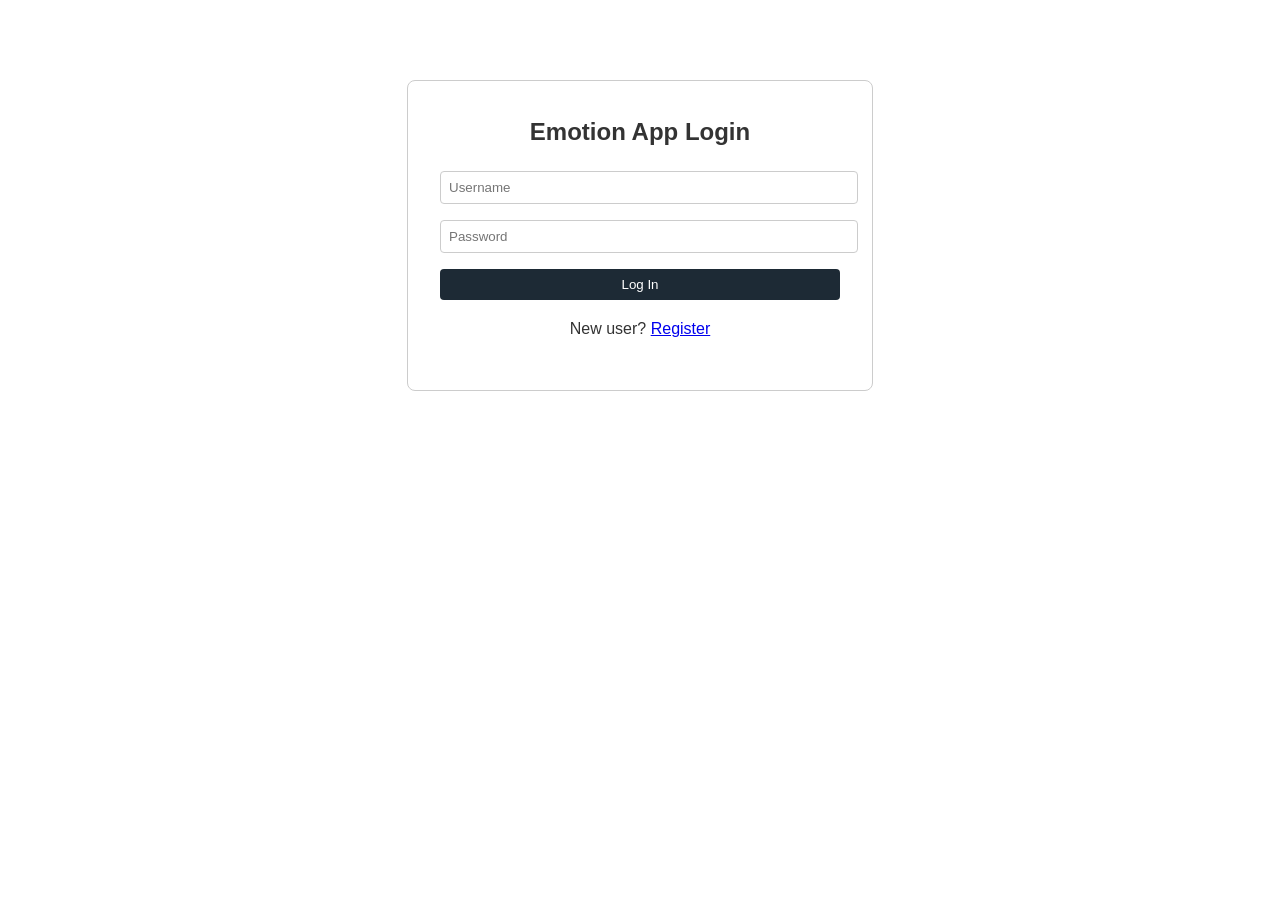
<file: templates/eagle_group_site/demos/emotion_recognition_demo.html>
<!DOCTYPE html>
<html lang="en">
<head>
  <meta charset="UTF-8" />
  <meta name="viewport" content="width=device-width, initial-scale=1.0" />
  <title>Advanced Emotion Recognition Demo</title>
  <link rel="stylesheet" href="../css/styles.css" />
  <link rel="stylesheet" href="https://cdnjs.cloudflare.com/ajax/libs/font-awesome/6.4.0/css/all.min.css" integrity="sha512-pv5HBZ4GxtB2NZRk98cFQhY1r+MEZCkT+NHUlm4/s7EQo1gC9cQyv1HdVluukHWl7PzMuMbGDeP2/cJMh6y0gQ==" crossorigin="anonymous" referrerpolicy="no-referrer" />
  <style>
    #emoApp {
      max-width: 900px;
      margin: 2rem auto;
      padding: 1rem;
    }
    .auth-box {
      max-width: 400px;
      margin: 2rem auto;
      padding: 2rem;
      border: 1px solid #ccc;
      border-radius: 8px;
      background-color: #fff;
    }
    .auth-box h2 { text-align: center; margin-top: 0; }
    .auth-box input {
      width: 100%;
      padding: 0.5rem;
      margin-bottom: 1rem;
      border: 1px solid #ccc;
      border-radius: 4px;
    }
    .auth-box button {
      width: 100%;
      padding: 0.5rem;
      background-color: #1d2a35;
      color: #fff;
      border: none;
      border-radius: 4px;
      cursor: pointer;
    }
    .auth-box button:hover { background-color: #0f1b24; }
    nav ul {
      list-style: none;
      padding: 0;
      display: flex;
      gap: 0.5rem;
      margin-bottom: 1rem;
    }
    nav ul li a {
      text-decoration: none;
      background-color: #e74c3c;
      color: #fff;
      padding: 0.4rem 0.8rem;
      border-radius: 4px;
    }
    nav ul li a.active { background-color: #1d2a35; }
    #videoContainer {
      display: none;
      margin-top: 1rem;
      text-align: center;
    }
    #videoContainer video {
      width: 100%;
      max-width: 400px;
      border-radius: 8px;
    }
    #emotionResult {
      font-size: 1.25rem;
      margin-top: 0.5rem;
      font-weight: bold;
    }
  </style>
</head>
<body>
  <div id="emoApp"></div>
  <script>
    // Data for emotion app
    let erUsers = JSON.parse(localStorage.getItem('erUsers')) || [];
    let erCurrentUser = JSON.parse(localStorage.getItem('erCurrentUser')) || null;
    function erPersist() {
      localStorage.setItem('erUsers', JSON.stringify(erUsers));
      if (erCurrentUser) localStorage.setItem('erCurrentUser', JSON.stringify(erCurrentUser));
      else localStorage.removeItem('erCurrentUser');
    }
    function hash(pwd) { return btoa(pwd); }
    function renderAuth() {
      const root = document.getElementById('emoApp');
      root.innerHTML = '';
      const box = document.createElement('div');
      box.className = 'auth-box';
      box.innerHTML = `
        <h2>Emotion App Login</h2>
        <input id="erUser" placeholder="Username" />
        <input id="erPwd" type="password" placeholder="Password" />
        <button id="erLogin">Log In</button>
        <p style="margin-top:1rem;text-align:center;">New user? <a href="#" id="erRegLink">Register</a></p>
      `;
      root.appendChild(box);
      document.getElementById('erLogin').addEventListener('click', () => {
        const u = document.getElementById('erUser').value.trim();
        const p = document.getElementById('erPwd').value;
        const user = erUsers.find(v => v.username === u && v.password === hash(p));
        if (user) {
          erCurrentUser = user;
          erPersist();
          renderEmotionApp('dashboard');
        } else {
          alert('Invalid credentials');
        }
      });
      document.getElementById('erRegLink').addEventListener('click', (e) => {
        e.preventDefault();
        renderRegister();
      });
    }
    function renderRegister() {
      const root = document.getElementById('emoApp');
      root.innerHTML = '';
      const box = document.createElement('div');
      box.className = 'auth-box';
      box.innerHTML = `
        <h2>Register</h2>
        <input id="erRegUser" placeholder="Username" />
        <input id="erRegPwd" type="password" placeholder="Password" />
        <button id="erRegBtn">Create Account</button>
        <p style="margin-top:1rem;text-align:center;">Back to <a href="#" id="erLoginLink">Log In</a></p>
      `;
      root.appendChild(box);
      document.getElementById('erRegBtn').addEventListener('click', () => {
        const u = document.getElementById('erRegUser').value.trim();
        const p = document.getElementById('erRegPwd').value;
        if (erUsers.find(v => v.username === u)) { alert('Username exists'); return; }
        const newUser = { username: u, password: hash(p) };
        erUsers.push(newUser);
        erCurrentUser = newUser;
        erPersist();
        renderEmotionApp('dashboard');
      });
      document.getElementById('erLoginLink').addEventListener('click', (e) => {
        e.preventDefault();
        renderAuth();
      });
    }
    function renderEmotionApp(page) {
      const root = document.getElementById('emoApp');
      root.innerHTML = '';
      // nav
      const nav = document.createElement('nav');
      nav.innerHTML = `
        <ul>
          <li><a href="#" data-page="dashboard" class="${page === 'dashboard' ? 'active' : ''}">Dashboard</a></li>
          <li><a href="#" data-page="recognition" class="${page === 'recognition' ? 'active' : ''}">Emotion Detector</a></li>
          <li><a href="../index.html#contact" target="_blank">Contact</a></li>
          <li><a href="#" id="erLogout">Logout</a></li>
        </ul>
      `;
      root.appendChild(nav);
      nav.querySelectorAll('a[data-page]').forEach(a => {
        a.addEventListener('click', (e) => {
          e.preventDefault();
          const dest = a.getAttribute('data-page');
          renderEmotionApp(dest);
        });
      });
      nav.querySelector('#erLogout').addEventListener('click', (e) => {
        e.preventDefault();
        erCurrentUser = null;
        erPersist();
        renderAuth();
      });
      // content
      if (page === 'dashboard') {
        const sec = document.createElement('section');
        sec.innerHTML = `
          <h2>Dashboard</h2>
          <p>Welcome, ${erCurrentUser.username}!</p>
          <p>Our emotion recognition solutions help organisations personalise user experiences and improve wellbeing.  Thousands of users are already benefiting from our technology.</p>
          <ul>
            <li><strong>Registered Users:</strong> ${erUsers.length}</li>
            <li><strong>Happy Customers:</strong> 250+</li>
            <li><strong>Emotions Recognised Today:</strong> ${Math.floor(Math.random() * 100)}</li>
          </ul>
        `;
        root.appendChild(sec);
      } else if (page === 'recognition') {
        const sec = document.createElement('section');
        sec.innerHTML = `<h2>Emotion Detector</h2><p>Click start to enable your webcam and see your current mood.</p>`;
        const startBtn = document.createElement('button');
        startBtn.textContent = 'Start';
        startBtn.style.padding = '0.5rem 1rem';
        startBtn.style.backgroundColor = '#1d2a35';
        startBtn.style.color = '#fff';
        startBtn.style.border = 'none';
        startBtn.style.borderRadius = '4px';
        startBtn.style.cursor = 'pointer';
        sec.appendChild(startBtn);
        const videoContainer = document.createElement('div');
        videoContainer.id = 'videoContainer';
        const video = document.createElement('video');
        video.autoplay = true;
        videoContainer.appendChild(video);
        const result = document.createElement('div');
        result.id = 'emotionResult';
        videoContainer.appendChild(result);
        sec.appendChild(videoContainer);
        startBtn.addEventListener('click', async () => {
          startBtn.disabled = true;
          videoContainer.style.display = 'block';
          try {
            const stream = await navigator.mediaDevices.getUserMedia({ video: true });
            video.srcObject = stream;
            // Simulate emotion detection: choose random emotion every 3 seconds
            const emotions = ['Happy', 'Sad', 'Neutral', 'Excited', 'Calm'];
            function updateEmotion() {
              const emotion = emotions[Math.floor(Math.random() * emotions.length)];
              result.textContent = 'Emotion: ' + emotion;
            }
            updateEmotion();
            const interval = setInterval(updateEmotion, 3000);
            // Stop detection when leaving page or logout
            nav.querySelector('#erLogout').addEventListener('click', () => {
              clearInterval(interval);
              stream.getTracks().forEach(t => t.stop());
            });
          } catch (err) {
            alert('Camera access was denied.');
          }
        });
        root.appendChild(sec);
      }
    }
    if (erCurrentUser) {
      renderEmotionApp('dashboard');
    } else {
      renderAuth();
    }
  </script>
</body>
</html>
</file>
<file: webpages/styles.css>
/* Global styles */
body {
  font-family: -apple-system, BlinkMacSystemFont, 'Segoe UI', Roboto, Oxygen,
    Ubuntu, Cantarell, 'Open Sans', 'Helvetica Neue', sans-serif;
  margin: 0;
  padding: 0;
  background-color: #f7f9fb;
  color: #333;
}

header {
  background-size: cover;
  background-position: center;
  color: #fff;
  padding: 60px 20px;
  text-shadow: 0 2px 4px rgba(0, 0, 0, 0.5);
  position: relative;
}

header::after {
  content: '';
  position: absolute;
  left: 0;
  top: 0;
  width: 100%;
  height: 100%;
  background: rgba(0, 0, 0, 0.4);
  z-index: 0;
}

header h1 {
  margin: 0;
  font-size: 2.5rem;
  z-index: 1;
  position: relative;
}

main {
  max-width: 900px;
  margin: -40px auto 40px;
  background: #ffffff;
  border-radius: 8px;
  box-shadow: 0 4px 12px rgba(0, 0, 0, 0.1);
  padding: 30px 40px;
  position: relative;
  z-index: 1;
}

main h2 {
  font-size: 1.5rem;
  margin-top: 0;
  border-bottom: 2px solid #eaecee;
  padding-bottom: 8px;
}

main p {
  line-height: 1.6;
}

/* Index page cards */
.cards {
  display: flex;
  flex-wrap: wrap;
  justify-content: center;
  gap: 20px;
  padding: 20px;
}

.card {
  background: #fff;
  border-radius: 8px;
  box-shadow: 0 2px 8px rgba(0, 0, 0, 0.1);
  overflow: hidden;
  text-decoration: none;
  color: inherit;
  width: 280px;
  transition: transform 0.15s ease-in-out, box-shadow 0.15s ease-in-out;
}

.card:hover {
  transform: translateY(-4px);
  box-shadow: 0 4px 16px rgba(0, 0, 0, 0.15);
}

.card img {
  width: 100%;
  height: 160px;
  object-fit: cover;
  display: block;
}

.card .content {
  padding: 15px 20px;
}

.card h3 {
  margin-top: 0;
  margin-bottom: 10px;
  font-size: 1.25rem;
}

.card p {
  margin: 0;
  color: #555;
  font-size: 0.9rem;
  line-height: 1.4;
}
</file>
<file: templates/eagle_group_site/css/styles.css>
/* Global styles */
html {
  scroll-behavior: smooth;
}

body {
  margin: 0;
  font-family: -apple-system, BlinkMacSystemFont, 'Segoe UI', Roboto,
    Oxygen, Ubuntu, Cantarell, 'Open Sans', 'Helvetica Neue', sans-serif;
  color: #333;
  line-height: 1.6;
}

/* Container helper */
.container {
  max-width: 1200px;
  margin: 0 auto;
  padding: 0 1rem;
}

/* Navigation */
.navbar {
  background-color: #1d2a35;
  color: #fff;
  position: fixed;
  top: 0;
  left: 0;
  width: 100%;
  z-index: 1000;
}

.navbar .container {
  display: flex;
  align-items: center;
  justify-content: space-between;
  max-width: 1200px;
  margin: 0 auto;
  padding: 0.5rem 1rem;
}

.navbar .logo {
  display: flex;
  align-items: center;
  gap: 0.5rem;
  font-weight: 700;
  font-size: 1.25rem;
  text-decoration: none;
  color: #fff;
}

/* Logo image styling */
.logo-img {
  height: 36px;
  width: 36px;
  object-fit: contain;
  margin-right: 0.25rem;
}

.nav-links {
  list-style: none;
  margin: 0;
  padding: 0;
  display: flex;
  gap: 1rem;
}

.nav-links a {
  color: #fff;
  text-decoration: none;
  font-size: 0.9rem;
  transition: color 0.2s ease;
}

.nav-links a:hover {
  color: #f1c40f;
}

/* Hero section */
.hero {
  background-image: url('../assets/hero.png');
  background-size: cover;
  background-position: center;
  height: 80vh;
  display: flex;
  align-items: center;
  justify-content: center;
  text-align: center;
  color: #fff;
  position: relative;
  padding: 0 1rem;
}

.hero::after {
  content: '';
  position: absolute;
  top: 0;
  left: 0;
  width: 100%;
  height: 100%;
  background: rgba(0, 0, 0, 0.4);
  z-index: 0;
}

.hero-content {
  position: relative;
  z-index: 1;
  max-width: 700px;
}

.hero h1 {
  font-size: 2.5rem;
  margin: 0 0 1rem;
}

.hero p {
  font-size: 1.1rem;
  margin-bottom: 1.5rem;
}

.btn {
  display: inline-block;
  background-color: #e74c3c;
  color: #fff;
  padding: 0.75rem 1.5rem;
  border-radius: 4px;
  text-decoration: none;
  font-weight: 600;
  transition: background-color 0.2s ease;
}

.btn:hover {
  background-color: #c0392b;
}

/* Sections */
section {
  padding: 4rem 1rem;
}

.section-title {
  text-align: center;
  margin-bottom: 2rem;
}

.section-title h2 {
  font-size: 2rem;
  margin: 0;
  color: #1d2a35;
}

.section-title p {
  margin-top: 0.5rem;
  color: #555;
}

.bg-light {
  background-color: #f8f9fa;
}

/* Cards */
.cards {
  display: flex;
  flex-wrap: wrap;
  gap: 1.5rem;
  justify-content: center;
}

.card {
  background: #ffffff;
  border-radius: 8px;
  box-shadow: 0 2px 8px rgba(0, 0, 0, 0.05);
  padding: 2rem;
  flex: 1 1 calc(30% - 1.5rem);
  min-width: 250px;
  max-width: 340px;
  text-align: center;
}

.card i {
  font-size: 2.5rem;
  margin-bottom: 1rem;
  color: #e74c3c;
}

.card h3 {
  margin: 0.5rem 0;
  font-size: 1.25rem;
}

.card p {
  font-size: 0.9rem;
  color: #555;
}

/* Products grid */
.product-grid {
  display: flex;
  flex-wrap: wrap;
  gap: 1.5rem;
  justify-content: center;
}

.product {
  background: #ffffff;
  border-radius: 8px;
  box-shadow: 0 2px 8px rgba(0, 0, 0, 0.05);
  padding: 1.5rem;
  flex: 1 1 calc(30% - 1.5rem);
  min-width: 250px;
  max-width: 340px;
}

.product h3 {
  margin-top: 0;
  margin-bottom: 0.5rem;
}

.product p {
  margin: 0;
  color: #555;
  font-size: 0.9rem;
}

/* Contact form */
.contact-form {
  max-width: 600px;
  margin: 0 auto;
}

.contact-form label {
  display: block;
  margin-bottom: 0.25rem;
  font-weight: 600;
}

.contact-form input,
.contact-form textarea {
  width: 100%;
  padding: 0.75rem;
  margin-bottom: 1rem;
  border: 1px solid #ccc;
  border-radius: 4px;
  font-family: inherit;
}

.contact-form button {
  padding: 0.75rem 1.5rem;
  background-color: #1d2a35;
  color: #fff;
  border: none;
  border-radius: 4px;
  cursor: pointer;
}

.contact-form button:hover {
  background-color: #0f1b24;
}

/* Footer */
footer {
  background-color: #1d2a35;
  color: #ffffff;
  text-align: center;
  padding: 1rem;
  font-size: 0.9rem;
}

@media (max-width: 768px) {
  .card, .product {
    flex: 1 1 calc(45% - 1.5rem);
  }
}

@media (max-width: 576px) {
  .card, .product {
    flex: 1 1 100%;
  }
  .hero h1 {
    font-size: 1.75rem;
  }
  .hero p {
    font-size: 1rem;
  }
}
</file>
